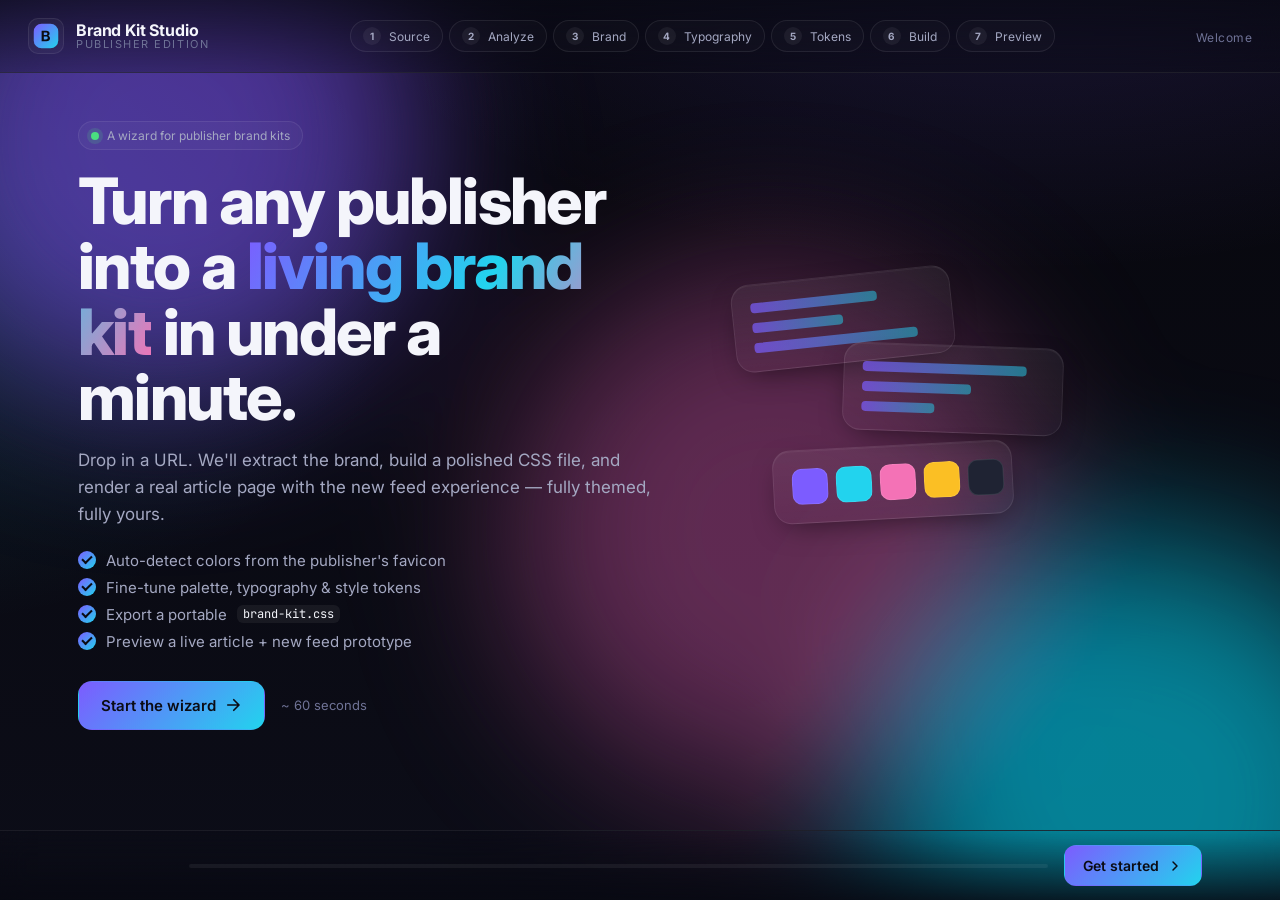
<file: index.html>
<!doctype html>
<html lang="en">
  <head>
    <meta charset="utf-8" />
    <meta name="viewport" content="width=device-width, initial-scale=1" />
    <title>Brand Kit Studio — generate a publisher CSS kit & live article preview</title>
    <meta
      name="description"
      content="Turn any publisher URL into a polished brand kit, a portable CSS file, and a fully styled article prototype with the new feed experience."
    />
    <link rel="preconnect" href="https://fonts.googleapis.com" />
    <link rel="preconnect" href="https://fonts.gstatic.com" crossorigin />
    <link
      href="https://fonts.googleapis.com/css2?family=Inter:wght@400;500;600;700;800&family=Playfair+Display:wght@600;700;800&family=Fraunces:wght@600;700;800&family=Source+Serif+4:wght@500;600;700&family=Merriweather:wght@700;800&family=DM+Serif+Display&family=Space+Grotesk:wght@500;600;700&family=Manrope:wght@500;600;700&family=Work+Sans:wght@500;600;700&family=IBM+Plex+Sans:wght@500;600;700&family=Lora:wght@500;600;700&family=JetBrains+Mono:wght@500;600&display=swap"
      rel="stylesheet"
    />
    <link rel="stylesheet" href="./styles.css" />
  </head>
  <body>
    <div class="aurora" aria-hidden="true">
      <span class="aurora__blob aurora__blob--a"></span>
      <span class="aurora__blob aurora__blob--b"></span>
      <span class="aurora__blob aurora__blob--c"></span>
    </div>

    <header class="topbar" role="banner">
      <div class="brand">
        <span class="brand__mark" aria-hidden="true">
          <svg viewBox="0 0 32 32" width="28" height="28">
            <defs>
              <linearGradient id="bk-mark" x1="0" x2="1" y1="0" y2="1">
                <stop offset="0" stop-color="#7c5cff" />
                <stop offset="1" stop-color="#22d3ee" />
              </linearGradient>
            </defs>
            <rect x="2" y="2" width="28" height="28" rx="9" fill="url(#bk-mark)" />
            <path
              d="M11 22V10h5.2c2.4 0 3.9 1.2 3.9 3.1 0 1.3-.7 2.2-1.9 2.6 1.5.3 2.4 1.4 2.4 2.9 0 2-1.6 3.4-4.1 3.4H11Zm2.5-7.2h2.3c1.1 0 1.8-.5 1.8-1.4 0-.9-.7-1.4-1.8-1.4h-2.3v2.8Zm0 5.1h2.5c1.2 0 2-.6 2-1.6s-.7-1.6-2-1.6h-2.5v3.2Z"
              fill="#0b0c14"
            />
          </svg>
        </span>
        <div class="brand__text">
          <span class="brand__title">Brand Kit Studio</span>
          <span class="brand__sub">Publisher edition</span>
        </div>
      </div>
      <nav class="stepper" aria-label="Progress">
        <ol id="stepper" class="stepper__list"></ol>
      </nav>
      <div class="topbar__meta">
        <span id="step-counter" class="step-counter" aria-live="polite">Step 1 of 7</span>
      </div>
    </header>

    <main id="wizard" class="wizard" role="main" aria-live="polite"></main>

    <footer class="footer" role="contentinfo">
      <div class="footer__nav">
        <button id="btn-back" class="btn btn--ghost" type="button">
          <svg width="16" height="16" viewBox="0 0 24 24" fill="none" stroke="currentColor" stroke-width="2.2" stroke-linecap="round" stroke-linejoin="round"><path d="M15 18l-6-6 6-6"/></svg>
          Back
        </button>
        <div class="footer__progress">
          <span class="progress" aria-hidden="true"><span id="progress-bar" class="progress__bar"></span></span>
        </div>
        <button id="btn-next" class="btn btn--primary" type="button">
          <span id="btn-next-label">Continue</span>
          <svg width="16" height="16" viewBox="0 0 24 24" fill="none" stroke="currentColor" stroke-width="2.2" stroke-linecap="round" stroke-linejoin="round"><path d="M9 18l6-6-6-6"/></svg>
        </button>
      </div>
    </footer>

    <!-- Step templates -->
    <template id="tpl-welcome">
      <section class="step step--welcome" data-step="welcome">
        <div class="hero">
          <div class="hero__eyebrow">
            <span class="dot"></span> A wizard for publisher brand kits
          </div>
          <h1 class="hero__title">
            Turn any publisher into a
            <span class="grad">living brand kit</span>
            in under a minute.
          </h1>
          <p class="hero__lede">
            Drop in a URL. We'll extract the brand, build a polished CSS file, and render a real
            article page with the new feed experience — fully themed, fully yours.
          </p>
          <ul class="hero__bullets">
            <li><span class="check"></span> Auto-detect colors from the publisher's favicon</li>
            <li><span class="check"></span> Fine-tune palette, typography & style tokens</li>
            <li><span class="check"></span> Export a portable <code>brand-kit.css</code></li>
            <li><span class="check"></span> Preview a live article + new feed prototype</li>
          </ul>
          <div class="hero__cta">
            <button class="btn btn--primary btn--lg" data-action="start">
              Start the wizard
              <svg width="18" height="18" viewBox="0 0 24 24" fill="none" stroke="currentColor" stroke-width="2.2" stroke-linecap="round" stroke-linejoin="round"><path d="M5 12h14M13 5l7 7-7 7"/></svg>
            </button>
            <span class="hero__time">~ 60 seconds</span>
          </div>
        </div>
        <div class="hero__visual" aria-hidden="true">
          <div class="card-stack">
            <div class="card-mini card-mini--1">
              <span class="bar bar--w70"></span>
              <span class="bar bar--w50"></span>
              <span class="bar bar--w90"></span>
            </div>
            <div class="card-mini card-mini--2">
              <span class="bar bar--w90"></span>
              <span class="bar bar--w60"></span>
              <span class="bar bar--w40"></span>
            </div>
            <div class="card-mini card-mini--3">
              <div class="palette-mini">
                <span></span><span></span><span></span><span></span><span></span>
              </div>
            </div>
          </div>
        </div>
      </section>
    </template>

    <template id="tpl-url">
      <section class="step" data-step="url">
        <header class="step__head">
          <span class="step__kicker">Step 1 — Source</span>
          <h2 class="step__title">Which publisher are we kitting out?</h2>
          <p class="step__sub">
            Paste any publisher URL. We'll fetch the favicon, sample its colors, and use the
            domain as the working brand name. You can adjust everything in the next step.
          </p>
        </header>
        <div class="form">
          <label class="field">
            <span class="field__label">Publisher URL</span>
            <div class="field__input field__input--with-prefix">
              <span class="field__prefix">https://</span>
              <input
                id="input-url"
                type="text"
                placeholder="www.theverge.com"
                autocomplete="off"
                spellcheck="false"
                autofocus
              />
            </div>
            <span id="url-error" class="field__error"></span>
          </label>
          <div class="examples">
            <span class="examples__label">Try one:</span>
            <button class="chip" data-example="www.theverge.com">The Verge</button>
            <button class="chip" data-example="www.nytimes.com">NYT</button>
            <button class="chip" data-example="www.bbc.com">BBC</button>
            <button class="chip" data-example="techcrunch.com">TechCrunch</button>
            <button class="chip" data-example="www.economist.com">The Economist</button>
          </div>
        </div>
      </section>
    </template>

    <template id="tpl-analyzing">
      <section class="step step--center" data-step="analyzing">
        <div class="loader">
          <div class="loader__art loader__art--scan">
            <svg viewBox="0 0 200 200" width="200" height="200" aria-hidden="true">
              <defs>
                <linearGradient id="scan-grad" x1="0" x2="1" y1="0" y2="1">
                  <stop offset="0" stop-color="var(--accent-1)" />
                  <stop offset="1" stop-color="var(--accent-2)" />
                </linearGradient>
                <radialGradient id="scan-globe" cx="50%" cy="50%" r="50%">
                  <stop offset="0" stop-color="rgba(255,255,255,.18)" />
                  <stop offset="1" stop-color="rgba(255,255,255,0)" />
                </radialGradient>
              </defs>
              <circle cx="100" cy="100" r="62" fill="url(#scan-globe)" stroke="rgba(255,255,255,.18)" stroke-width="1.2"/>
              <ellipse cx="100" cy="100" rx="62" ry="22" fill="none" stroke="rgba(255,255,255,.18)" stroke-width="1.2"/>
              <ellipse cx="100" cy="100" rx="22" ry="62" fill="none" stroke="rgba(255,255,255,.18)" stroke-width="1.2"/>
              <g class="scan__lens">
                <circle cx="0" cy="0" r="22" fill="none" stroke="url(#scan-grad)" stroke-width="3"/>
                <line x1="16" y1="16" x2="32" y2="32" stroke="url(#scan-grad)" stroke-width="3" stroke-linecap="round"/>
                <circle cx="0" cy="0" r="22" fill="rgba(124,92,255,.08)"/>
              </g>
              <g class="scan__sparks">
                <circle cx="60" cy="50" r="2" fill="var(--accent-1)"/>
                <circle cx="150" cy="80" r="2" fill="var(--accent-2)"/>
                <circle cx="130" cy="150" r="2" fill="#fff"/>
                <circle cx="55" cy="140" r="2" fill="var(--accent-1)"/>
              </g>
            </svg>
          </div>
          <h3 class="loader__title">Analyzing the publisher…</h3>
          <p id="loader-status" class="loader__status">Fetching favicon</p>
          <ul class="checks">
            <li id="check-fetch"><span class="checks__dot"></span> Fetch site icon</li>
            <li id="check-extract"><span class="checks__dot"></span> Sample dominant colors</li>
            <li id="check-tokens"><span class="checks__dot"></span> Build initial brand tokens</li>
          </ul>
        </div>
      </section>
    </template>

    <template id="tpl-brand">
      <section class="step" data-step="brand">
        <header class="step__head">
          <span class="step__kicker">Step 2 — Brand identity</span>
          <h2 class="step__title">Here's what we found. Tweak away.</h2>
          <p class="step__sub">
            Adjust the palette to match the publisher's voice. Each swatch updates the live
            preview on the right.
          </p>
        </header>
        <div class="grid grid--2">
          <div class="form">
            <div class="identity">
              <div class="identity__avatar">
                <img id="brand-favicon" alt="" />
                <span id="brand-monogram" class="identity__monogram"></span>
              </div>
              <label class="field field--inline">
                <span class="field__label">Publisher name</span>
                <div class="field__input">
                  <input id="input-name" type="text" autocomplete="off" />
                </div>
              </label>
            </div>
            <div class="palette" id="palette"></div>
          </div>
          <aside class="preview-card" aria-label="Live preview">
            <div class="preview-card__chrome">
              <span></span><span></span><span></span>
            </div>
            <div class="preview-card__body" id="brand-preview"></div>
          </aside>
        </div>
      </section>
    </template>

    <template id="tpl-typography">
      <section class="step" data-step="typography">
        <header class="step__head">
          <span class="step__kicker">Step 3 — Typography</span>
          <h2 class="step__title">Pick a voice for headlines &amp; body.</h2>
          <p class="step__sub">
            Pair a display face with a readable body face. Hover any combo to preview it
            instantly.
          </p>
        </header>
        <div class="type-grid" id="type-grid"></div>
      </section>
    </template>

    <template id="tpl-tokens">
      <section class="step" data-step="tokens">
        <header class="step__head">
          <span class="step__kicker">Step 4 — Style tokens</span>
          <h2 class="step__title">Set the rhythm.</h2>
          <p class="step__sub">
            Roundness and density define how the brand feels. Pick what fits the publisher's
            personality.
          </p>
        </header>
        <div class="form">
          <div class="token-group">
            <span class="token-group__label">Corner radius</span>
            <div class="seg" data-token="radius">
              <button data-value="sharp"><span class="swatch-radius swatch-radius--sharp"></span><span>Sharp</span></button>
              <button data-value="soft"><span class="swatch-radius swatch-radius--soft"></span><span>Soft</span></button>
              <button data-value="rounded"><span class="swatch-radius swatch-radius--rounded"></span><span>Rounded</span></button>
              <button data-value="pill"><span class="swatch-radius swatch-radius--pill"></span><span>Pill</span></button>
            </div>
          </div>
          <div class="token-group">
            <span class="token-group__label">Density</span>
            <div class="seg" data-token="density">
              <button data-value="compact"><span>Compact</span></button>
              <button data-value="comfortable"><span>Comfortable</span></button>
              <button data-value="spacious"><span>Spacious</span></button>
            </div>
          </div>
          <div class="token-group">
            <span class="token-group__label">Mood</span>
            <div class="seg" data-token="mood">
              <button data-value="light"><span>Light</span></button>
              <button data-value="dark"><span>Dark</span></button>
            </div>
          </div>
        </div>
      </section>
    </template>

    <template id="tpl-generating">
      <section class="step step--center" data-step="generating">
        <div class="loader">
          <div class="loader__art loader__art--mix">
            <svg viewBox="0 0 220 220" width="220" height="220" aria-hidden="true">
              <defs>
                <linearGradient id="beaker-grad" x1="0" x2="0" y1="0" y2="1">
                  <stop offset="0" stop-color="var(--accent-1)"/>
                  <stop offset="1" stop-color="var(--accent-2)"/>
                </linearGradient>
              </defs>
              <g class="mix__drops">
                <circle class="drop drop--1" cx="80" cy="20" r="6"/>
                <circle class="drop drop--2" cx="110" cy="20" r="6"/>
                <circle class="drop drop--3" cx="140" cy="20" r="6"/>
              </g>
              <path d="M70 90 L70 70 L150 70 L150 90 L180 170 Q180 195 155 195 L65 195 Q40 195 40 170 Z"
                    fill="rgba(255,255,255,.04)" stroke="rgba(255,255,255,.35)" stroke-width="2.5" stroke-linejoin="round"/>
              <clipPath id="beaker-clip">
                <path d="M70 90 L70 72 L150 72 L150 90 L178 168 Q178 192 155 192 L65 192 Q42 192 42 168 Z"/>
              </clipPath>
              <g clip-path="url(#beaker-clip)">
                <rect class="mix__liquid" x="0" y="120" width="220" height="120" fill="url(#beaker-grad)"/>
                <path class="mix__wave" d="M0 130 Q 30 120 60 130 T 120 130 T 180 130 T 240 130 V 220 H 0 Z" fill="url(#beaker-grad)" opacity=".7"/>
              </g>
            </svg>
          </div>
          <h3 class="loader__title">Mixing your brand kit…</h3>
          <p id="gen-status" class="loader__status">Compiling tokens</p>
          <ul class="checks">
            <li id="check-css"><span class="checks__dot"></span> Compile CSS variables</li>
            <li id="check-components"><span class="checks__dot"></span> Style components</li>
            <li id="check-prototype"><span class="checks__dot"></span> Render article prototype</li>
          </ul>
        </div>
      </section>
    </template>

    <template id="tpl-preview">
      <section class="step step--full" data-step="preview">
        <header class="step__head step__head--row">
          <div>
            <span class="step__kicker">Step 5 — Preview &amp; export</span>
            <h2 class="step__title">Your brand kit is ready.</h2>
            <p class="step__sub">
              The article below is a live HTML prototype with the new feed experience, styled by
              your generated CSS. Toggle device sizes and download the kit when you're happy.
            </p>
          </div>
          <div class="preview-actions">
            <div class="seg seg--sm" id="device-toggle">
              <button data-device="desktop" aria-pressed="true">Desktop</button>
              <button data-device="tablet">Tablet</button>
              <button data-device="mobile">Mobile</button>
            </div>
            <button id="btn-download-css" class="btn btn--primary">
              <svg width="16" height="16" viewBox="0 0 24 24" fill="none" stroke="currentColor" stroke-width="2.2" stroke-linecap="round" stroke-linejoin="round"><path d="M21 15v4a2 2 0 0 1-2 2H5a2 2 0 0 1-2-2v-4M7 10l5 5 5-5M12 15V3"/></svg>
              Download CSS
            </button>
            <button id="btn-download-html" class="btn btn--ghost">
              <svg width="16" height="16" viewBox="0 0 24 24" fill="none" stroke="currentColor" stroke-width="2.2" stroke-linecap="round" stroke-linejoin="round"><path d="M14 2H6a2 2 0 0 0-2 2v16a2 2 0 0 0 2 2h12a2 2 0 0 0 2-2V8z"/><polyline points="14 2 14 8 20 8"/></svg>
              Download HTML
            </button>
            <button id="btn-copy-css" class="btn btn--ghost" title="Copy the generated CSS to your clipboard">
              <svg width="16" height="16" viewBox="0 0 24 24" fill="none" stroke="currentColor" stroke-width="2.2" stroke-linecap="round" stroke-linejoin="round"><rect x="9" y="9" width="13" height="13" rx="2" ry="2"/><path d="M5 15H4a2 2 0 0 1-2-2V4a2 2 0 0 1 2-2h9a2 2 0 0 1 2 2v1"/></svg>
              Copy CSS
            </button>
          </div>
        </header>
        <div class="device" id="device-frame">
          <iframe id="prototype-frame" title="Article prototype" sandbox="allow-same-origin allow-scripts"></iframe>
        </div>
        <details class="code-drawer">
          <summary>Peek at the generated CSS</summary>
          <pre><code id="css-output"></code></pre>
        </details>
      </section>
    </template>

    <div id="toast" class="toast" role="status" aria-live="polite"></div>

    <script src="./app.js" type="module"></script>
  </body>
</html>
</file>
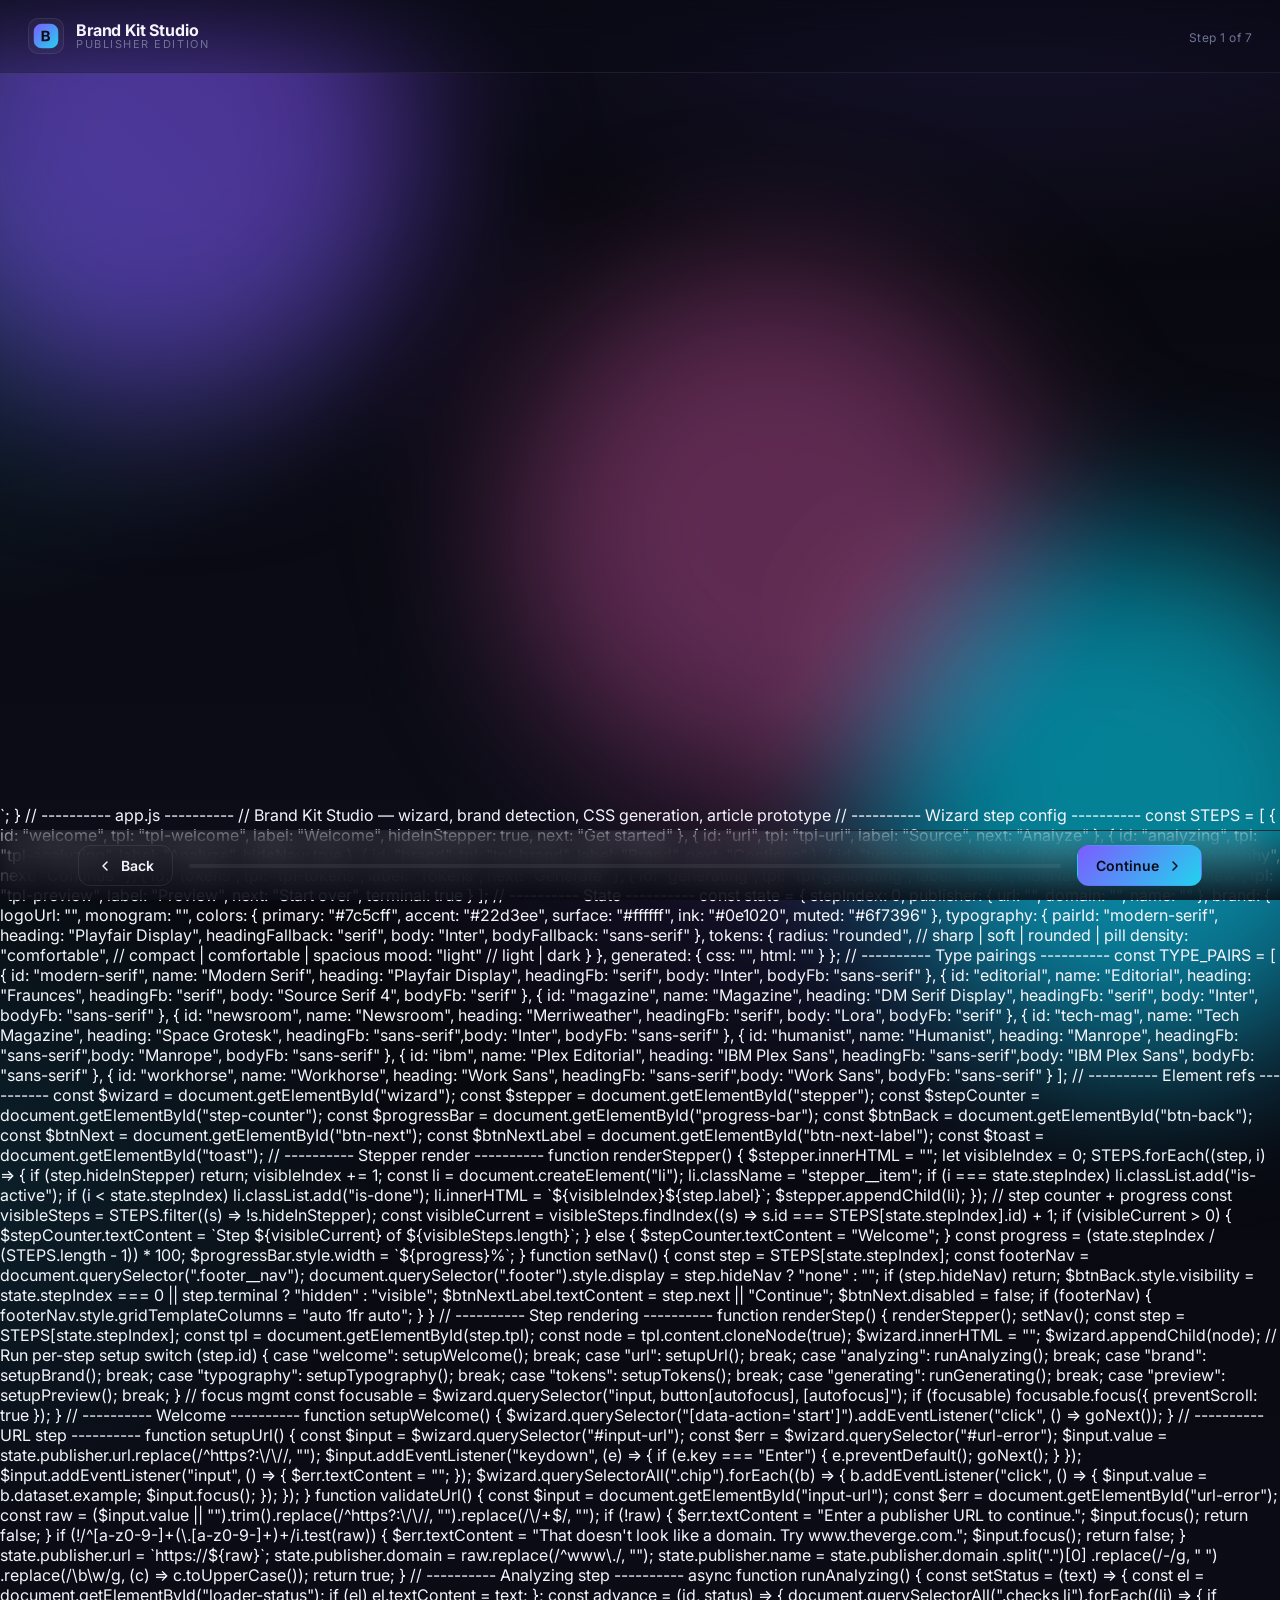
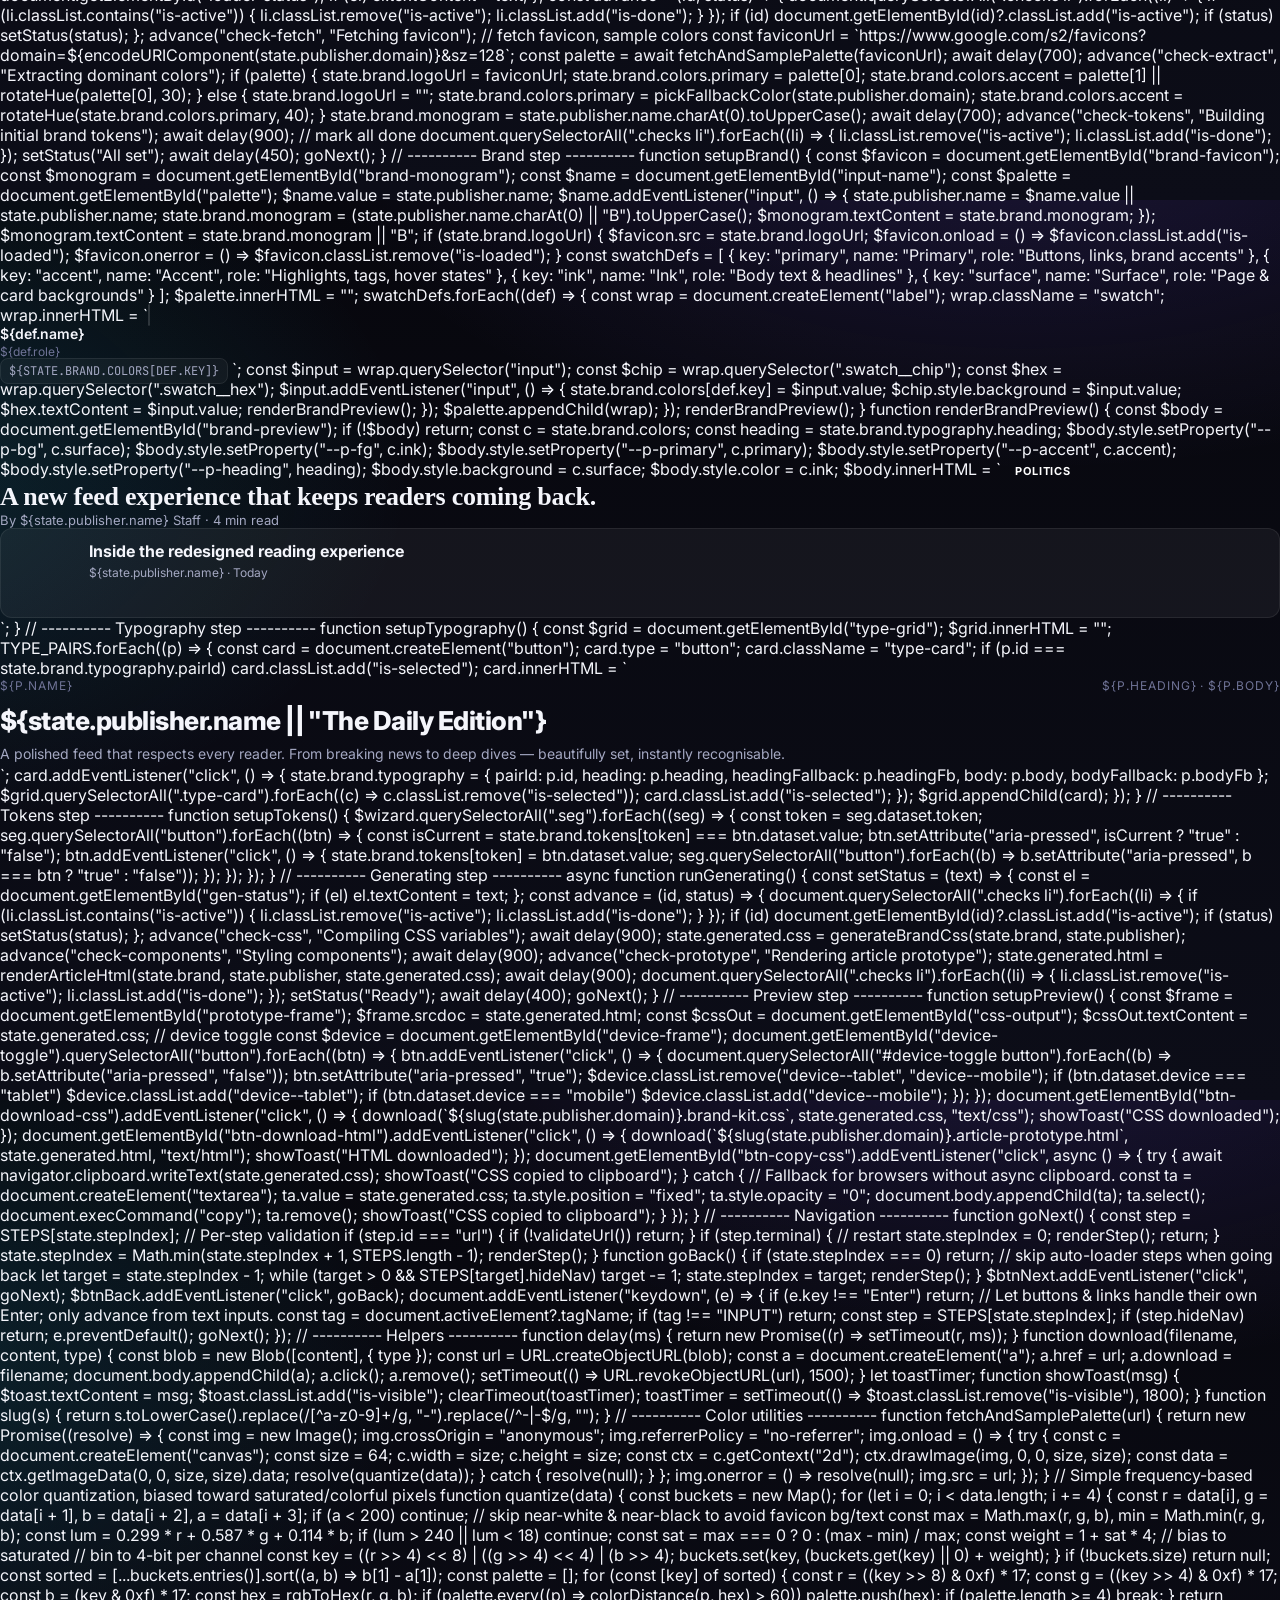
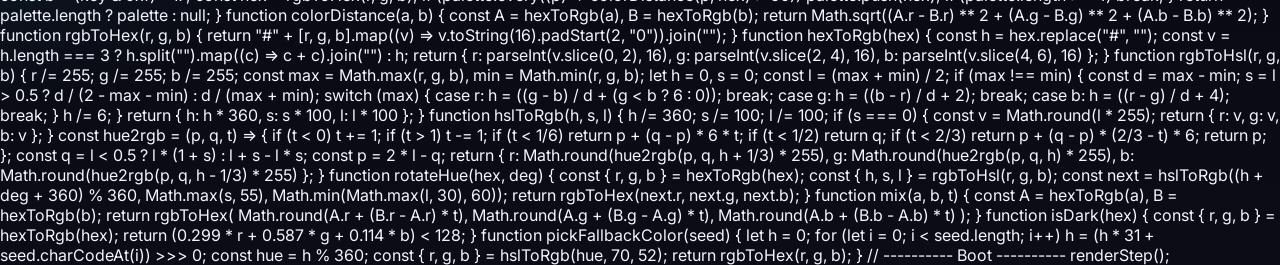
<file: studio.html>
<!doctype html>
<html lang="en">
  <head>
    <meta charset="utf-8" />
    <meta name="viewport" content="width=device-width, initial-scale=1" />
    <title>Brand Kit Studio — generate a publisher CSS kit & live article preview</title>
    <meta
      name="description"
      content="Turn any publisher URL into a polished brand kit, a portable CSS file, and a fully styled article prototype with the new feed experience."
    />
    <link rel="preconnect" href="https://fonts.googleapis.com" />
    <link rel="preconnect" href="https://fonts.gstatic.com" crossorigin />
    <link
      href="https://fonts.googleapis.com/css2?family=Inter:wght@400;500;600;700;800&family=Playfair+Display:wght@600;700;800&family=Fraunces:wght@600;700;800&family=Source+Serif+4:wght@500;600;700&family=Merriweather:wght@700;800&family=DM+Serif+Display&family=Space+Grotesk:wght@500;600;700&family=Manrope:wght@500;600;700&family=Work+Sans:wght@500;600;700&family=IBM+Plex+Sans:wght@500;600;700&family=Lora:wght@500;600;700&family=JetBrains+Mono:wght@500;600&display=swap"
      rel="stylesheet"
    />
    <style>
/* ---------- Tokens ---------- */
:root {
  --bg-0: #07070d;
  --bg-1: #0c0d18;
  --bg-2: #11132166;
  --line: rgba(255, 255, 255, 0.08);
  --line-strong: rgba(255, 255, 255, 0.18);
  --text: #f4f5fb;
  --text-dim: #a4a8c2;
  --text-faint: #6f7396;
  --accent-1: #7c5cff;
  --accent-2: #22d3ee;
  --accent-3: #f472b6;
  --success: #4ade80;
  --danger: #f87171;
  --radius-sm: 10px;
  --radius: 14px;
  --radius-lg: 22px;
  --shadow-1: 0 1px 0 rgba(255, 255, 255, 0.05) inset, 0 10px 30px -12px rgba(0, 0, 0, 0.6);
  --shadow-2: 0 30px 80px -30px rgba(124, 92, 255, 0.45);
  --ease: cubic-bezier(0.4, 0, 0.2, 1);
  --ease-out: cubic-bezier(0.22, 1, 0.36, 1);
}

* {
  box-sizing: border-box;
}

html,
body {
  height: 100%;
}

body {
  margin: 0;
  font-family: "Inter", system-ui, -apple-system, "Segoe UI", Roboto, sans-serif;
  background: radial-gradient(1200px 600px at 80% -10%, rgba(124, 92, 255, 0.18), transparent 60%),
    radial-gradient(900px 600px at -10% 30%, rgba(34, 211, 238, 0.14), transparent 60%),
    linear-gradient(180deg, var(--bg-0), var(--bg-1));
  color: var(--text);
  -webkit-font-smoothing: antialiased;
  text-rendering: optimizeLegibility;
  overflow-x: hidden;
}

button {
  font-family: inherit;
}

code,
pre {
  font-family: "JetBrains Mono", ui-monospace, SFMono-Regular, Menlo, monospace;
}

/* ---------- Aurora background ---------- */
.aurora {
  position: fixed;
  inset: 0;
  z-index: -1;
  filter: blur(80px) saturate(140%);
  pointer-events: none;
}
.aurora__blob {
  position: absolute;
  width: 520px;
  height: 520px;
  border-radius: 50%;
  opacity: 0.55;
  mix-blend-mode: screen;
  animation: drift 22s var(--ease) infinite alternate;
}
.aurora__blob--a { background: #7c5cff; top: -120px; left: -100px; animation-delay: -4s; }
.aurora__blob--b { background: #22d3ee; bottom: -160px; right: -120px; animation-delay: -10s; }
.aurora__blob--c { background: #f472b6; top: 30%; left: 40%; opacity: 0.35; animation-delay: -14s; }
@keyframes drift {
  0%   { transform: translate3d(0, 0, 0) scale(1); }
  50%  { transform: translate3d(40px, -30px, 0) scale(1.08); }
  100% { transform: translate3d(-30px, 40px, 0) scale(0.96); }
}

/* ---------- Layout ---------- */
.topbar {
  position: sticky;
  top: 0;
  z-index: 20;
  display: grid;
  grid-template-columns: auto 1fr auto;
  align-items: center;
  gap: 24px;
  padding: 18px 28px;
  backdrop-filter: blur(18px);
  background: linear-gradient(180deg, rgba(8, 9, 18, 0.7), rgba(8, 9, 18, 0.3));
  border-bottom: 1px solid var(--line);
}

.brand {
  display: flex;
  align-items: center;
  gap: 12px;
}
.brand__mark {
  display: inline-grid;
  place-items: center;
  width: 36px;
  height: 36px;
  border-radius: 10px;
  background: rgba(255, 255, 255, 0.04);
  border: 1px solid var(--line);
}
.brand__text { display: flex; flex-direction: column; line-height: 1.05; }
.brand__title { font-weight: 700; letter-spacing: -0.01em; }
.brand__sub { font-size: 11px; color: var(--text-faint); text-transform: uppercase; letter-spacing: 0.14em; }

.stepper__list {
  list-style: none;
  display: flex;
  gap: 6px;
  margin: 0;
  padding: 0;
  justify-content: center;
  flex-wrap: wrap;
}
.stepper__item {
  display: flex;
  align-items: center;
  gap: 8px;
  padding: 6px 12px;
  border-radius: 999px;
  font-size: 12px;
  color: var(--text-dim);
  background: rgba(255, 255, 255, 0.02);
  border: 1px solid var(--line);
  transition: all 0.4s var(--ease);
}
.stepper__item .num {
  width: 18px;
  height: 18px;
  border-radius: 999px;
  background: rgba(255, 255, 255, 0.06);
  display: inline-grid;
  place-items: center;
  font-size: 10px;
  font-weight: 700;
  color: var(--text-dim);
}
.stepper__item.is-active {
  color: var(--text);
  background: linear-gradient(180deg, rgba(124, 92, 255, 0.18), rgba(34, 211, 238, 0.1));
  border-color: rgba(124, 92, 255, 0.4);
  box-shadow: 0 0 0 4px rgba(124, 92, 255, 0.08);
}
.stepper__item.is-active .num {
  background: linear-gradient(135deg, var(--accent-1), var(--accent-2));
  color: #0b0c14;
}
.stepper__item.is-done { color: var(--text-dim); }
.stepper__item.is-done .num { background: rgba(74, 222, 128, 0.18); color: var(--success); }

.step-counter {
  font-size: 12px;
  color: var(--text-faint);
  letter-spacing: 0.04em;
}

.wizard {
  max-width: 1180px;
  margin: 0 auto;
  padding: 48px 28px 140px;
  min-height: calc(100vh - 76px - 92px);
}

/* ---------- Step base ---------- */
.step {
  animation: stepIn 0.5s var(--ease-out) both;
}
.step--center {
  display: grid;
  place-items: center;
  min-height: 60vh;
}
.step--full {
  max-width: none;
}
@keyframes stepIn {
  from { opacity: 0; transform: translateY(12px); }
  to   { opacity: 1; transform: translateY(0); }
}

.step__head {
  margin-bottom: 28px;
}
.step__head--row {
  display: flex;
  flex-wrap: wrap;
  gap: 20px;
  justify-content: space-between;
  align-items: flex-end;
}
.step__kicker {
  display: inline-block;
  font-size: 11px;
  letter-spacing: 0.16em;
  text-transform: uppercase;
  color: var(--accent-2);
  margin-bottom: 10px;
}
.step__title {
  font-size: clamp(28px, 3.4vw, 40px);
  font-weight: 800;
  letter-spacing: -0.02em;
  line-height: 1.1;
  margin: 0 0 10px;
}
.step__sub {
  color: var(--text-dim);
  max-width: 64ch;
  font-size: 15px;
  line-height: 1.55;
  margin: 0;
}

/* ---------- Welcome / Hero ---------- */
.step--welcome {
  display: grid;
  grid-template-columns: 1.2fr 1fr;
  gap: 48px;
  align-items: center;
  min-height: 60vh;
}
@media (max-width: 880px) {
  .step--welcome { grid-template-columns: 1fr; }
}

.hero__eyebrow {
  display: inline-flex;
  gap: 8px;
  align-items: center;
  font-size: 12px;
  color: var(--text-dim);
  padding: 6px 12px;
  border-radius: 999px;
  border: 1px solid var(--line);
  background: rgba(255, 255, 255, 0.03);
  margin-bottom: 18px;
}
.hero__eyebrow .dot {
  width: 8px; height: 8px; border-radius: 999px;
  background: var(--success);
  box-shadow: 0 0 0 4px rgba(74, 222, 128, 0.16);
}
.hero__title {
  font-size: clamp(36px, 5.2vw, 64px);
  font-weight: 800;
  letter-spacing: -0.025em;
  line-height: 1.02;
  margin: 0 0 18px;
}
.grad {
  background: linear-gradient(120deg, var(--accent-1), var(--accent-2) 60%, var(--accent-3));
  -webkit-background-clip: text;
  background-clip: text;
  color: transparent;
}
.hero__lede {
  color: var(--text-dim);
  font-size: 17px;
  line-height: 1.6;
  margin: 0 0 22px;
  max-width: 56ch;
}
.hero__bullets {
  list-style: none;
  margin: 0 0 30px;
  padding: 0;
  display: grid;
  gap: 8px;
  color: var(--text-dim);
  font-size: 15px;
}
.hero__bullets li { display: flex; gap: 10px; align-items: center; }
.check {
  width: 18px; height: 18px;
  border-radius: 999px;
  display: inline-grid; place-items: center;
  background: linear-gradient(135deg, var(--accent-1), var(--accent-2));
  position: relative;
  flex: 0 0 18px;
}
.check::after {
  content: "";
  width: 8px; height: 4px;
  border-left: 2px solid #0b0c14;
  border-bottom: 2px solid #0b0c14;
  transform: rotate(-45deg) translate(1px, -1px);
}
.hero__cta { display: flex; gap: 16px; align-items: center; flex-wrap: wrap; }
.hero__time { color: var(--text-faint); font-size: 13px; }
code { background: rgba(255,255,255,.06); padding: 1px 6px; border-radius: 6px; font-size: 12px; color: var(--text); }

.hero__visual {
  position: relative;
  height: 360px;
}
.card-stack { position: relative; width: 100%; height: 100%; perspective: 1200px; }
.card-mini {
  position: absolute;
  width: 220px;
  padding: 18px;
  border-radius: 18px;
  background: linear-gradient(180deg, rgba(255,255,255,.06), rgba(255,255,255,.02));
  border: 1px solid var(--line);
  box-shadow: var(--shadow-1);
  display: flex; flex-direction: column; gap: 10px;
  animation: float 8s var(--ease) infinite alternate;
}
.card-mini--1 { top: 30px; left: 20px; transform: rotate(-6deg); }
.card-mini--2 { top: 100px; left: 130px; animation-delay: -3s; transform: rotate(2deg); }
.card-mini--3 { top: 200px; left: 60px; animation-delay: -5s; transform: rotate(-3deg); width: 240px; }
.bar {
  height: 10px; border-radius: 4px;
  background: linear-gradient(90deg, rgba(124,92,255,.7), rgba(34,211,238,.5));
}
.bar--w90 { width: 90%; } .bar--w70 { width: 70%; } .bar--w60 { width: 60%; } .bar--w50 { width: 50%; } .bar--w40 { width: 40%; }
.palette-mini { display: flex; gap: 8px; }
.palette-mini span {
  width: 36px; height: 36px; border-radius: 10px; flex: 0 0 auto;
  border: 1px solid rgba(255,255,255,.1);
}
.palette-mini span:nth-child(1) { background: #7c5cff; }
.palette-mini span:nth-child(2) { background: #22d3ee; }
.palette-mini span:nth-child(3) { background: #f472b6; }
.palette-mini span:nth-child(4) { background: #fbbf24; }
.palette-mini span:nth-child(5) { background: #1f2333; }
@keyframes float {
  from { transform: translate3d(0,0,0) rotate(var(--r,0deg)); }
  to   { transform: translate3d(0,-12px,0) rotate(var(--r,0deg)); }
}

/* ---------- Buttons ---------- */
.btn {
  --bg: rgba(255,255,255,.04);
  --fg: var(--text);
  --bd: var(--line);
  display: inline-flex;
  align-items: center;
  justify-content: center;
  gap: 8px;
  padding: 11px 18px;
  border-radius: 12px;
  border: 1px solid var(--bd);
  background: var(--bg);
  color: var(--fg);
  font-size: 14px;
  font-weight: 600;
  cursor: pointer;
  transition: transform 0.15s var(--ease), background 0.2s var(--ease), border-color 0.2s var(--ease), opacity 0.2s var(--ease);
}
.btn:hover { background: rgba(255,255,255,.08); }
.btn:active { transform: translateY(1px); }
.btn:disabled { opacity: 0.5; cursor: not-allowed; }
.btn--primary {
  --bg: linear-gradient(135deg, var(--accent-1), var(--accent-2));
  --fg: #0b0c14;
  --bd: transparent;
  box-shadow: var(--shadow-2);
}
.btn--primary:hover { filter: brightness(1.08); background: var(--bg); }
.btn--ghost { --bg: transparent; }
.btn--lg { padding: 14px 22px; font-size: 15px; border-radius: 14px; }

/* ---------- Footer nav ---------- */
.footer {
  position: fixed;
  bottom: 0; left: 0; right: 0;
  z-index: 30;
  background: linear-gradient(180deg, rgba(8,9,18,0.0), rgba(8,9,18,0.85));
  backdrop-filter: blur(14px);
  border-top: 1px solid var(--line);
}
.footer__nav {
  max-width: 1180px;
  margin: 0 auto;
  display: grid;
  grid-template-columns: auto 1fr auto;
  gap: 16px;
  align-items: center;
  padding: 14px 28px;
}
.footer__progress { display: flex; align-items: center; }
.progress {
  display: block;
  height: 4px;
  width: 100%;
  border-radius: 999px;
  background: rgba(255,255,255,.06);
  overflow: hidden;
}
.progress__bar {
  display: block;
  height: 100%;
  width: 0%;
  background: linear-gradient(90deg, var(--accent-1), var(--accent-2));
  transition: width 0.6s var(--ease-out);
}

/* ---------- Forms ---------- */
.form {
  display: grid;
  gap: 18px;
  max-width: 640px;
}
.field { display: grid; gap: 8px; }
.field__label {
  font-size: 12px;
  letter-spacing: 0.06em;
  text-transform: uppercase;
  color: var(--text-faint);
}
.field__input {
  display: flex;
  align-items: center;
  background: rgba(255,255,255,.04);
  border: 1px solid var(--line);
  border-radius: 12px;
  transition: border-color 0.2s var(--ease), background 0.2s var(--ease);
}
.field__input:focus-within {
  border-color: rgba(124, 92, 255, 0.6);
  background: rgba(124, 92, 255, 0.06);
  box-shadow: 0 0 0 4px rgba(124, 92, 255, 0.12);
}
.field__input--with-prefix .field__prefix {
  padding: 0 4px 0 14px;
  color: var(--text-faint);
  font-size: 14px;
}
.field__input input {
  flex: 1;
  background: transparent;
  border: 0;
  outline: 0;
  color: var(--text);
  font-size: 15px;
  padding: 14px 14px 14px 8px;
  font-family: inherit;
}
.field__error { min-height: 16px; color: var(--danger); font-size: 12.5px; }
.field--inline .field__input { background: transparent; border: 0; padding: 0; }
.field--inline .field__input input { padding: 8px 0; font-size: 18px; font-weight: 600; }
.field--inline .field__input:focus-within { box-shadow: none; background: transparent; }

/* ---------- Examples chips ---------- */
.examples { display: flex; gap: 8px; align-items: center; flex-wrap: wrap; }
.examples__label { color: var(--text-faint); font-size: 13px; }
.chip {
  background: rgba(255,255,255,.04);
  border: 1px solid var(--line);
  color: var(--text-dim);
  padding: 7px 12px;
  border-radius: 999px;
  font-size: 13px;
  cursor: pointer;
  transition: all 0.15s var(--ease);
}
.chip:hover { background: rgba(124,92,255,.1); color: var(--text); border-color: rgba(124,92,255,.4); }

/* ---------- Loaders ---------- */
.loader {
  text-align: center;
  display: grid;
  gap: 12px;
  justify-items: center;
}
.loader__art { filter: drop-shadow(0 12px 40px rgba(124,92,255,.35)); }
.loader__title { margin: 8px 0 0; font-size: 22px; font-weight: 700; }
.loader__status {
  margin: 0;
  color: var(--text-dim);
  font-size: 14px;
  min-height: 1.5em;
}

.checks {
  list-style: none;
  margin: 12px 0 0;
  padding: 0;
  display: grid;
  gap: 8px;
  font-size: 14px;
  color: var(--text-dim);
  text-align: left;
}
.checks li { display: flex; gap: 10px; align-items: center; }
.checks__dot {
  width: 14px; height: 14px;
  border-radius: 50%;
  border: 2px solid rgba(255,255,255,.18);
  display: inline-block;
  position: relative;
  transition: all 0.3s var(--ease);
}
.checks li.is-active .checks__dot {
  border-color: var(--accent-2);
  box-shadow: 0 0 0 4px rgba(34, 211, 238, 0.16);
  animation: pulseDot 1s ease-in-out infinite;
}
.checks li.is-done .checks__dot {
  border-color: var(--success);
  background: var(--success);
}
.checks li.is-done .checks__dot::after {
  content: "";
  position: absolute;
  inset: 0;
  margin: auto;
  width: 4px; height: 7px;
  border-right: 2px solid #0b0c14;
  border-bottom: 2px solid #0b0c14;
  transform: translateY(-1px) rotate(45deg);
}
@keyframes pulseDot { 50% { transform: scale(1.18); } }

/* Scan animation */
.scan__lens {
  transform-origin: center;
  transform-box: fill-box;
  animation: scan 3s linear infinite;
}
@keyframes scan {
  0%   { transform: translate(60px, 50px); }
  25%  { transform: translate(140px, 80px); }
  50%  { transform: translate(120px, 150px); }
  75%  { transform: translate(60px, 130px); }
  100% { transform: translate(60px, 50px); }
}
.scan__sparks circle { animation: spark 1.6s ease-in-out infinite; }
.scan__sparks circle:nth-child(2) { animation-delay: -0.4s; }
.scan__sparks circle:nth-child(3) { animation-delay: -0.8s; }
.scan__sparks circle:nth-child(4) { animation-delay: -1.2s; }
@keyframes spark {
  0%, 100% { opacity: 0; transform: scale(0.4); }
  50% { opacity: 1; transform: scale(1.4); }
}

/* Mix animation */
.mix__drops .drop {
  fill: var(--accent-1);
  animation: drop 1.4s var(--ease-out) infinite;
  transform-box: fill-box;
  transform-origin: center;
}
.mix__drops .drop--2 { fill: var(--accent-2); animation-delay: -0.45s; }
.mix__drops .drop--3 { fill: var(--accent-3); animation-delay: -0.9s; }
@keyframes drop {
  0%   { transform: translateY(0); opacity: 0; }
  20%  { opacity: 1; }
  70%  { transform: translateY(80px); opacity: 1; }
  100% { transform: translateY(95px); opacity: 0; }
}
.mix__wave {
  animation: wave 2.6s ease-in-out infinite;
  transform-box: fill-box;
}
@keyframes wave {
  0%, 100% { transform: translateX(0); }
  50%      { transform: translateX(-30px); }
}

/* ---------- Brand identity step ---------- */
.grid { display: grid; gap: 28px; }
.grid--2 { grid-template-columns: 1fr 1fr; }
@media (max-width: 880px) { .grid--2 { grid-template-columns: 1fr; } }

.identity {
  display: grid;
  grid-template-columns: auto 1fr;
  align-items: center;
  gap: 18px;
  margin-bottom: 12px;
}
.identity__avatar {
  position: relative;
  width: 64px; height: 64px;
  border-radius: 18px;
  display: grid;
  place-items: center;
  background: linear-gradient(135deg, rgba(124,92,255,.25), rgba(34,211,238,.18));
  border: 1px solid var(--line);
  overflow: hidden;
}
.identity__avatar img { width: 36px; height: 36px; object-fit: contain; display: none; }
.identity__avatar img.is-loaded { display: block; }
.identity__avatar img.is-loaded ~ .identity__monogram { display: none; }
.identity__monogram {
  font-size: 24px; font-weight: 800; letter-spacing: -0.02em;
  color: var(--text);
}

.palette {
  display: grid;
  grid-template-columns: repeat(2, 1fr);
  gap: 14px;
}
@media (max-width: 540px) { .palette { grid-template-columns: 1fr; } }

.swatch {
  display: grid;
  grid-template-columns: 56px 1fr auto;
  align-items: center;
  gap: 12px;
  padding: 12px;
  border: 1px solid var(--line);
  border-radius: 14px;
  background: rgba(255,255,255,.02);
  transition: border-color 0.2s var(--ease);
}
.swatch:focus-within { border-color: rgba(124, 92, 255, 0.5); }
.swatch__chip {
  width: 56px; height: 56px;
  border-radius: 10px;
  border: 1px solid rgba(255,255,255,.15);
  position: relative;
  overflow: hidden;
}
.swatch__chip input[type="color"] {
  position: absolute;
  inset: 0;
  width: 100%; height: 100%;
  border: 0; padding: 0; background: transparent;
  cursor: pointer;
  opacity: 0; /* color shown via background of parent */
}
.swatch__meta { display: flex; flex-direction: column; gap: 2px; min-width: 0; }
.swatch__name { font-weight: 600; font-size: 14px; }
.swatch__role { color: var(--text-faint); font-size: 12px; }
.swatch__hex {
  font-family: "JetBrains Mono", ui-monospace, monospace;
  font-size: 12px;
  color: var(--text-dim);
  background: rgba(255,255,255,.04);
  border: 1px solid var(--line);
  padding: 4px 8px;
  border-radius: 8px;
  text-transform: uppercase;
}

/* Preview card */
.preview-card {
  border: 1px solid var(--line);
  border-radius: 18px;
  overflow: hidden;
  background: rgba(255,255,255,.02);
  position: sticky;
  top: 92px;
}
.preview-card__chrome {
  display: flex; gap: 6px; padding: 10px 14px;
  border-bottom: 1px solid var(--line);
  background: rgba(255,255,255,.02);
}
.preview-card__chrome span {
  width: 10px; height: 10px; border-radius: 999px;
  background: rgba(255,255,255,.12);
}
.preview-card__chrome span:nth-child(1) { background: #ff5f57; }
.preview-card__chrome span:nth-child(2) { background: #febc2e; }
.preview-card__chrome span:nth-child(3) { background: #28c840; }
.preview-card__body {
  padding: 22px;
  min-height: 320px;
  display: grid;
  gap: 14px;
  --p-bg: #0e1020;
  --p-fg: #f4f5fb;
  --p-primary: #7c5cff;
  --p-accent: #22d3ee;
  background: var(--p-bg);
  color: var(--p-fg);
}
.pv-tag {
  display: inline-flex;
  background: var(--p-primary);
  color: #fff;
  padding: 4px 10px;
  border-radius: 999px;
  font-size: 11px;
  font-weight: 700;
  letter-spacing: 0.08em;
  text-transform: uppercase;
  width: max-content;
}
.pv-title {
  font-family: var(--p-heading, "Playfair Display"), serif;
  font-size: 26px;
  font-weight: 800;
  line-height: 1.15;
  letter-spacing: -0.01em;
  margin: 0;
}
.pv-byline { color: var(--text-dim); font-size: 13px; }
.pv-card {
  display: grid;
  grid-template-columns: 64px 1fr;
  gap: 12px;
  padding: 12px;
  border-radius: 12px;
  background: rgba(255,255,255,.05);
  border: 1px solid rgba(255,255,255,.08);
}
.pv-card__thumb {
  height: 64px;
  border-radius: 8px;
  background: linear-gradient(135deg, var(--p-primary), var(--p-accent));
}
.pv-card__title { font-weight: 700; line-height: 1.25; }
.pv-card__meta { font-size: 12px; color: var(--text-dim); margin-top: 4px; }

/* ---------- Typography step ---------- */
.type-grid {
  display: grid;
  grid-template-columns: repeat(auto-fill, minmax(280px, 1fr));
  gap: 16px;
}
.type-card {
  border: 1px solid var(--line);
  border-radius: 16px;
  padding: 20px;
  background: rgba(255,255,255,.02);
  cursor: pointer;
  transition: all 0.2s var(--ease);
  text-align: left;
  color: inherit;
  font-family: inherit;
}
.type-card:hover { border-color: rgba(124, 92, 255, 0.45); transform: translateY(-2px); }
.type-card.is-selected {
  border-color: var(--accent-1);
  background: linear-gradient(180deg, rgba(124,92,255,.12), rgba(34,211,238,.04));
  box-shadow: 0 0 0 4px rgba(124, 92, 255, 0.14);
}
.type-card__name {
  display: flex; justify-content: space-between; align-items: center;
  font-size: 12px; color: var(--text-faint); text-transform: uppercase; letter-spacing: 0.08em;
  margin-bottom: 14px;
}
.type-card__heading {
  font-size: 26px; font-weight: 800; letter-spacing: -0.02em; line-height: 1.1; margin-bottom: 8px;
}
.type-card__body { font-size: 14px; color: var(--text-dim); line-height: 1.55; }

/* ---------- Tokens step ---------- */
.token-group { display: grid; gap: 10px; }
.token-group__label {
  font-size: 12px;
  letter-spacing: 0.06em;
  text-transform: uppercase;
  color: var(--text-faint);
}
.seg {
  display: inline-flex;
  flex-wrap: wrap;
  gap: 4px;
  background: rgba(255,255,255,.04);
  border: 1px solid var(--line);
  border-radius: 14px;
  padding: 4px;
}
.seg button {
  background: transparent;
  border: 0;
  color: var(--text-dim);
  padding: 8px 14px;
  border-radius: 10px;
  cursor: pointer;
  font-size: 14px;
  font-weight: 500;
  display: inline-flex;
  align-items: center;
  gap: 8px;
  transition: all 0.18s var(--ease);
}
.seg button:hover { color: var(--text); background: rgba(255,255,255,.04); }
.seg button[aria-pressed="true"] {
  background: linear-gradient(135deg, rgba(124,92,255,.4), rgba(34,211,238,.3));
  color: var(--text);
  box-shadow: inset 0 0 0 1px rgba(124,92,255,.5);
}
.seg--sm button { padding: 6px 12px; font-size: 13px; }

.swatch-radius {
  width: 22px; height: 22px;
  background: linear-gradient(135deg, var(--accent-1), var(--accent-2));
  display: inline-block;
}
.swatch-radius--sharp { border-radius: 0; }
.swatch-radius--soft { border-radius: 4px; }
.swatch-radius--rounded { border-radius: 8px; }
.swatch-radius--pill { border-radius: 999px; }

/* ---------- Preview step ---------- */
.preview-actions {
  display: flex;
  gap: 10px;
  align-items: center;
  flex-wrap: wrap;
}
.device {
  margin-top: 24px;
  border-radius: var(--radius-lg);
  border: 1px solid var(--line);
  background: rgba(0,0,0,0.35);
  padding: 14px;
  box-shadow: var(--shadow-1);
  transition: all 0.4s var(--ease);
  margin-inline: auto;
  width: 100%;
  max-width: 1180px;
}
.device iframe {
  width: 100%;
  height: 80vh;
  min-height: 640px;
  border: 0;
  border-radius: 14px;
  background: #fff;
  display: block;
}
.device--tablet { max-width: 820px; }
.device--mobile { max-width: 420px; }
.device--mobile iframe { min-height: 720px; }

.code-drawer {
  margin-top: 22px;
  border: 1px solid var(--line);
  border-radius: 14px;
  background: rgba(255,255,255,.02);
}
.code-drawer summary {
  cursor: pointer;
  padding: 14px 18px;
  font-size: 13px;
  color: var(--text-dim);
  list-style: none;
}
.code-drawer summary::-webkit-details-marker { display: none; }
.code-drawer summary::before {
  content: "▸";
  display: inline-block;
  margin-right: 8px;
  transition: transform 0.2s var(--ease);
}
.code-drawer[open] summary::before { transform: rotate(90deg); }
.code-drawer pre {
  margin: 0;
  padding: 0 18px 18px;
  font-size: 12px;
  color: var(--text-dim);
  max-height: 360px;
  overflow: auto;
}

/* ---------- Toast ---------- */
.toast {
  position: fixed;
  bottom: 100px;
  left: 50%;
  transform: translate(-50%, 20px);
  padding: 12px 18px;
  border-radius: 12px;
  background: rgba(20, 22, 38, 0.92);
  border: 1px solid var(--line);
  backdrop-filter: blur(10px);
  font-size: 13.5px;
  color: var(--text);
  opacity: 0;
  pointer-events: none;
  transition: all 0.3s var(--ease);
  z-index: 50;
}
.toast.is-visible {
  opacity: 1;
  transform: translate(-50%, 0);
}

/* ---------- Reduced motion ---------- */
@media (prefers-reduced-motion: reduce) {
  *, *::before, *::after {
    animation-duration: 0.001ms !important;
    transition-duration: 0.001ms !important;
  }
}

</style>
  </head>
  <body>
    <div class="aurora" aria-hidden="true">
      <span class="aurora__blob aurora__blob--a"></span>
      <span class="aurora__blob aurora__blob--b"></span>
      <span class="aurora__blob aurora__blob--c"></span>
    </div>

    <header class="topbar" role="banner">
      <div class="brand">
        <span class="brand__mark" aria-hidden="true">
          <svg viewBox="0 0 32 32" width="28" height="28">
            <defs>
              <linearGradient id="bk-mark" x1="0" x2="1" y1="0" y2="1">
                <stop offset="0" stop-color="#7c5cff" />
                <stop offset="1" stop-color="#22d3ee" />
              </linearGradient>
            </defs>
            <rect x="2" y="2" width="28" height="28" rx="9" fill="url(#bk-mark)" />
            <path
              d="M11 22V10h5.2c2.4 0 3.9 1.2 3.9 3.1 0 1.3-.7 2.2-1.9 2.6 1.5.3 2.4 1.4 2.4 2.9 0 2-1.6 3.4-4.1 3.4H11Zm2.5-7.2h2.3c1.1 0 1.8-.5 1.8-1.4 0-.9-.7-1.4-1.8-1.4h-2.3v2.8Zm0 5.1h2.5c1.2 0 2-.6 2-1.6s-.7-1.6-2-1.6h-2.5v3.2Z"
              fill="#0b0c14"
            />
          </svg>
        </span>
        <div class="brand__text">
          <span class="brand__title">Brand Kit Studio</span>
          <span class="brand__sub">Publisher edition</span>
        </div>
      </div>
      <nav class="stepper" aria-label="Progress">
        <ol id="stepper" class="stepper__list"></ol>
      </nav>
      <div class="topbar__meta">
        <span id="step-counter" class="step-counter" aria-live="polite">Step 1 of 7</span>
      </div>
    </header>

    <main id="wizard" class="wizard" role="main" aria-live="polite"></main>

    <footer class="footer" role="contentinfo">
      <div class="footer__nav">
        <button id="btn-back" class="btn btn--ghost" type="button">
          <svg width="16" height="16" viewBox="0 0 24 24" fill="none" stroke="currentColor" stroke-width="2.2" stroke-linecap="round" stroke-linejoin="round"><path d="M15 18l-6-6 6-6"/></svg>
          Back
        </button>
        <div class="footer__progress">
          <span class="progress" aria-hidden="true"><span id="progress-bar" class="progress__bar"></span></span>
        </div>
        <button id="btn-next" class="btn btn--primary" type="button">
          <span id="btn-next-label">Continue</span>
          <svg width="16" height="16" viewBox="0 0 24 24" fill="none" stroke="currentColor" stroke-width="2.2" stroke-linecap="round" stroke-linejoin="round"><path d="M9 18l6-6-6-6"/></svg>
        </button>
      </div>
    </footer>

    <!-- Step templates -->
    <template id="tpl-welcome">
      <section class="step step--welcome" data-step="welcome">
        <div class="hero">
          <div class="hero__eyebrow">
            <span class="dot"></span> A wizard for publisher brand kits
          </div>
          <h1 class="hero__title">
            Turn any publisher into a
            <span class="grad">living brand kit</span>
            in under a minute.
          </h1>
          <p class="hero__lede">
            Drop in a URL. We'll extract the brand, build a polished CSS file, and render a real
            article page with the new feed experience — fully themed, fully yours.
          </p>
          <ul class="hero__bullets">
            <li><span class="check"></span> Auto-detect colors from the publisher's favicon</li>
            <li><span class="check"></span> Fine-tune palette, typography & style tokens</li>
            <li><span class="check"></span> Export a portable <code>brand-kit.css</code></li>
            <li><span class="check"></span> Preview a live article + new feed prototype</li>
          </ul>
          <div class="hero__cta">
            <button class="btn btn--primary btn--lg" data-action="start">
              Start the wizard
              <svg width="18" height="18" viewBox="0 0 24 24" fill="none" stroke="currentColor" stroke-width="2.2" stroke-linecap="round" stroke-linejoin="round"><path d="M5 12h14M13 5l7 7-7 7"/></svg>
            </button>
            <span class="hero__time">~ 60 seconds</span>
          </div>
        </div>
        <div class="hero__visual" aria-hidden="true">
          <div class="card-stack">
            <div class="card-mini card-mini--1">
              <span class="bar bar--w70"></span>
              <span class="bar bar--w50"></span>
              <span class="bar bar--w90"></span>
            </div>
            <div class="card-mini card-mini--2">
              <span class="bar bar--w90"></span>
              <span class="bar bar--w60"></span>
              <span class="bar bar--w40"></span>
            </div>
            <div class="card-mini card-mini--3">
              <div class="palette-mini">
                <span></span><span></span><span></span><span></span><span></span>
              </div>
            </div>
          </div>
        </div>
      </section>
    </template>

    <template id="tpl-url">
      <section class="step" data-step="url">
        <header class="step__head">
          <span class="step__kicker">Step 1 — Source</span>
          <h2 class="step__title">Which publisher are we kitting out?</h2>
          <p class="step__sub">
            Paste any publisher URL. We'll fetch the favicon, sample its colors, and use the
            domain as the working brand name. You can adjust everything in the next step.
          </p>
        </header>
        <div class="form">
          <label class="field">
            <span class="field__label">Publisher URL</span>
            <div class="field__input field__input--with-prefix">
              <span class="field__prefix">https://</span>
              <input
                id="input-url"
                type="text"
                placeholder="www.theverge.com"
                autocomplete="off"
                spellcheck="false"
                autofocus
              />
            </div>
            <span id="url-error" class="field__error"></span>
          </label>
          <div class="examples">
            <span class="examples__label">Try one:</span>
            <button class="chip" data-example="www.theverge.com">The Verge</button>
            <button class="chip" data-example="www.nytimes.com">NYT</button>
            <button class="chip" data-example="www.bbc.com">BBC</button>
            <button class="chip" data-example="techcrunch.com">TechCrunch</button>
            <button class="chip" data-example="www.economist.com">The Economist</button>
          </div>
        </div>
      </section>
    </template>

    <template id="tpl-analyzing">
      <section class="step step--center" data-step="analyzing">
        <div class="loader">
          <div class="loader__art loader__art--scan">
            <svg viewBox="0 0 200 200" width="200" height="200" aria-hidden="true">
              <defs>
                <linearGradient id="scan-grad" x1="0" x2="1" y1="0" y2="1">
                  <stop offset="0" stop-color="var(--accent-1)" />
                  <stop offset="1" stop-color="var(--accent-2)" />
                </linearGradient>
                <radialGradient id="scan-globe" cx="50%" cy="50%" r="50%">
                  <stop offset="0" stop-color="rgba(255,255,255,.18)" />
                  <stop offset="1" stop-color="rgba(255,255,255,0)" />
                </radialGradient>
              </defs>
              <circle cx="100" cy="100" r="62" fill="url(#scan-globe)" stroke="rgba(255,255,255,.18)" stroke-width="1.2"/>
              <ellipse cx="100" cy="100" rx="62" ry="22" fill="none" stroke="rgba(255,255,255,.18)" stroke-width="1.2"/>
              <ellipse cx="100" cy="100" rx="22" ry="62" fill="none" stroke="rgba(255,255,255,.18)" stroke-width="1.2"/>
              <g class="scan__lens">
                <circle cx="0" cy="0" r="22" fill="none" stroke="url(#scan-grad)" stroke-width="3"/>
                <line x1="16" y1="16" x2="32" y2="32" stroke="url(#scan-grad)" stroke-width="3" stroke-linecap="round"/>
                <circle cx="0" cy="0" r="22" fill="rgba(124,92,255,.08)"/>
              </g>
              <g class="scan__sparks">
                <circle cx="60" cy="50" r="2" fill="var(--accent-1)"/>
                <circle cx="150" cy="80" r="2" fill="var(--accent-2)"/>
                <circle cx="130" cy="150" r="2" fill="#fff"/>
                <circle cx="55" cy="140" r="2" fill="var(--accent-1)"/>
              </g>
            </svg>
          </div>
          <h3 class="loader__title">Analyzing the publisher…</h3>
          <p id="loader-status" class="loader__status">Fetching favicon</p>
          <ul class="checks">
            <li id="check-fetch"><span class="checks__dot"></span> Fetch site icon</li>
            <li id="check-extract"><span class="checks__dot"></span> Sample dominant colors</li>
            <li id="check-tokens"><span class="checks__dot"></span> Build initial brand tokens</li>
          </ul>
        </div>
      </section>
    </template>

    <template id="tpl-brand">
      <section class="step" data-step="brand">
        <header class="step__head">
          <span class="step__kicker">Step 2 — Brand identity</span>
          <h2 class="step__title">Here's what we found. Tweak away.</h2>
          <p class="step__sub">
            Adjust the palette to match the publisher's voice. Each swatch updates the live
            preview on the right.
          </p>
        </header>
        <div class="grid grid--2">
          <div class="form">
            <div class="identity">
              <div class="identity__avatar">
                <img id="brand-favicon" alt="" />
                <span id="brand-monogram" class="identity__monogram"></span>
              </div>
              <label class="field field--inline">
                <span class="field__label">Publisher name</span>
                <div class="field__input">
                  <input id="input-name" type="text" autocomplete="off" />
                </div>
              </label>
            </div>
            <div class="palette" id="palette"></div>
          </div>
          <aside class="preview-card" aria-label="Live preview">
            <div class="preview-card__chrome">
              <span></span><span></span><span></span>
            </div>
            <div class="preview-card__body" id="brand-preview"></div>
          </aside>
        </div>
      </section>
    </template>

    <template id="tpl-typography">
      <section class="step" data-step="typography">
        <header class="step__head">
          <span class="step__kicker">Step 3 — Typography</span>
          <h2 class="step__title">Pick a voice for headlines &amp; body.</h2>
          <p class="step__sub">
            Pair a display face with a readable body face. Hover any combo to preview it
            instantly.
          </p>
        </header>
        <div class="type-grid" id="type-grid"></div>
      </section>
    </template>

    <template id="tpl-tokens">
      <section class="step" data-step="tokens">
        <header class="step__head">
          <span class="step__kicker">Step 4 — Style tokens</span>
          <h2 class="step__title">Set the rhythm.</h2>
          <p class="step__sub">
            Roundness and density define how the brand feels. Pick what fits the publisher's
            personality.
          </p>
        </header>
        <div class="form">
          <div class="token-group">
            <span class="token-group__label">Corner radius</span>
            <div class="seg" data-token="radius">
              <button data-value="sharp"><span class="swatch-radius swatch-radius--sharp"></span><span>Sharp</span></button>
              <button data-value="soft"><span class="swatch-radius swatch-radius--soft"></span><span>Soft</span></button>
              <button data-value="rounded"><span class="swatch-radius swatch-radius--rounded"></span><span>Rounded</span></button>
              <button data-value="pill"><span class="swatch-radius swatch-radius--pill"></span><span>Pill</span></button>
            </div>
          </div>
          <div class="token-group">
            <span class="token-group__label">Density</span>
            <div class="seg" data-token="density">
              <button data-value="compact"><span>Compact</span></button>
              <button data-value="comfortable"><span>Comfortable</span></button>
              <button data-value="spacious"><span>Spacious</span></button>
            </div>
          </div>
          <div class="token-group">
            <span class="token-group__label">Mood</span>
            <div class="seg" data-token="mood">
              <button data-value="light"><span>Light</span></button>
              <button data-value="dark"><span>Dark</span></button>
            </div>
          </div>
        </div>
      </section>
    </template>

    <template id="tpl-generating">
      <section class="step step--center" data-step="generating">
        <div class="loader">
          <div class="loader__art loader__art--mix">
            <svg viewBox="0 0 220 220" width="220" height="220" aria-hidden="true">
              <defs>
                <linearGradient id="beaker-grad" x1="0" x2="0" y1="0" y2="1">
                  <stop offset="0" stop-color="var(--accent-1)"/>
                  <stop offset="1" stop-color="var(--accent-2)"/>
                </linearGradient>
              </defs>
              <g class="mix__drops">
                <circle class="drop drop--1" cx="80" cy="20" r="6"/>
                <circle class="drop drop--2" cx="110" cy="20" r="6"/>
                <circle class="drop drop--3" cx="140" cy="20" r="6"/>
              </g>
              <path d="M70 90 L70 70 L150 70 L150 90 L180 170 Q180 195 155 195 L65 195 Q40 195 40 170 Z"
                    fill="rgba(255,255,255,.04)" stroke="rgba(255,255,255,.35)" stroke-width="2.5" stroke-linejoin="round"/>
              <clipPath id="beaker-clip">
                <path d="M70 90 L70 72 L150 72 L150 90 L178 168 Q178 192 155 192 L65 192 Q42 192 42 168 Z"/>
              </clipPath>
              <g clip-path="url(#beaker-clip)">
                <rect class="mix__liquid" x="0" y="120" width="220" height="120" fill="url(#beaker-grad)"/>
                <path class="mix__wave" d="M0 130 Q 30 120 60 130 T 120 130 T 180 130 T 240 130 V 220 H 0 Z" fill="url(#beaker-grad)" opacity=".7"/>
              </g>
            </svg>
          </div>
          <h3 class="loader__title">Mixing your brand kit…</h3>
          <p id="gen-status" class="loader__status">Compiling tokens</p>
          <ul class="checks">
            <li id="check-css"><span class="checks__dot"></span> Compile CSS variables</li>
            <li id="check-components"><span class="checks__dot"></span> Style components</li>
            <li id="check-prototype"><span class="checks__dot"></span> Render article prototype</li>
          </ul>
        </div>
      </section>
    </template>

    <template id="tpl-preview">
      <section class="step step--full" data-step="preview">
        <header class="step__head step__head--row">
          <div>
            <span class="step__kicker">Step 5 — Preview &amp; export</span>
            <h2 class="step__title">Your brand kit is ready.</h2>
            <p class="step__sub">
              The article below is a live HTML prototype with the new feed experience, styled by
              your generated CSS. Toggle device sizes and download the kit when you're happy.
            </p>
          </div>
          <div class="preview-actions">
            <div class="seg seg--sm" id="device-toggle">
              <button data-device="desktop" aria-pressed="true">Desktop</button>
              <button data-device="tablet">Tablet</button>
              <button data-device="mobile">Mobile</button>
            </div>
            <button id="btn-download-css" class="btn btn--primary">
              <svg width="16" height="16" viewBox="0 0 24 24" fill="none" stroke="currentColor" stroke-width="2.2" stroke-linecap="round" stroke-linejoin="round"><path d="M21 15v4a2 2 0 0 1-2 2H5a2 2 0 0 1-2-2v-4M7 10l5 5 5-5M12 15V3"/></svg>
              Download CSS
            </button>
            <button id="btn-download-html" class="btn btn--ghost">
              <svg width="16" height="16" viewBox="0 0 24 24" fill="none" stroke="currentColor" stroke-width="2.2" stroke-linecap="round" stroke-linejoin="round"><path d="M14 2H6a2 2 0 0 0-2 2v16a2 2 0 0 0 2 2h12a2 2 0 0 0 2-2V8z"/><polyline points="14 2 14 8 20 8"/></svg>
              Download HTML
            </button>
            <button id="btn-copy-css" class="btn btn--ghost" title="Copy the generated CSS to your clipboard">
              <svg width="16" height="16" viewBox="0 0 24 24" fill="none" stroke="currentColor" stroke-width="2.2" stroke-linecap="round" stroke-linejoin="round"><rect x="9" y="9" width="13" height="13" rx="2" ry="2"/><path d="M5 15H4a2 2 0 0 1-2-2V4a2 2 0 0 1 2-2h9a2 2 0 0 1 2 2v1"/></svg>
              Copy CSS
            </button>
          </div>
        </header>
        <div class="device" id="device-frame">
          <iframe id="prototype-frame" title="Article prototype" sandbox="allow-same-origin allow-scripts"></iframe>
        </div>
        <details class="code-drawer">
          <summary>Peek at the generated CSS</summary>
          <pre><code id="css-output"></code></pre>
        </details>
      </section>
    </template>

    <div id="toast" class="toast" role="status" aria-live="polite"></div>

    <script>
// ---------- src/utils.js ----------
// Color & string utilities shared across modules.
function hexToRgb(hex) {
  const h = hex.replace("#", "");
  const v = h.length === 3 ? h.split("").map((c) => c + c).join("") : h;
  return {
    r: parseInt(v.slice(0, 2), 16),
    g: parseInt(v.slice(2, 4), 16),
    b: parseInt(v.slice(4, 6), 16)
  };
}
function rgbToHex(r, g, b) {
  return "#" + [r, g, b].map((v) => Math.max(0, Math.min(255, Math.round(v))).toString(16).padStart(2, "0")).join("");
}
function rgbToHsl(r, g, b) {
  r /= 255; g /= 255; b /= 255;
  const max = Math.max(r, g, b), min = Math.min(r, g, b);
  let h = 0, s = 0;
  const l = (max + min) / 2;
  if (max !== min) {
    const d = max - min;
    s = l > 0.5 ? d / (2 - max - min) : d / (max + min);
    switch (max) {
      case r: h = ((g - b) / d + (g < b ? 6 : 0)); break;
      case g: h = ((b - r) / d + 2); break;
      case b: h = ((r - g) / d + 4); break;
    }
    h /= 6;
  }
  return { h: h * 360, s: s * 100, l: l * 100 };
}
function hslToRgb(h, s, l) {
  h /= 360; s /= 100; l /= 100;
  if (s === 0) { const v = Math.round(l * 255); return { r: v, g: v, b: v }; }
  const hue2rgb = (p, q, t) => {
    if (t < 0) t += 1; if (t > 1) t -= 1;
    if (t < 1/6) return p + (q - p) * 6 * t;
    if (t < 1/2) return q;
    if (t < 2/3) return p + (q - p) * (2/3 - t) * 6;
    return p;
  };
  const q = l < 0.5 ? l * (1 + s) : l + s - l * s;
  const p = 2 * l - q;
  return {
    r: Math.round(hue2rgb(p, q, h + 1/3) * 255),
    g: Math.round(hue2rgb(p, q, h) * 255),
    b: Math.round(hue2rgb(p, q, h - 1/3) * 255)
  };
}
function mix(a, b, t) {
  const A = hexToRgb(a), B = hexToRgb(b);
  return rgbToHex(A.r + (B.r - A.r) * t, A.g + (B.g - A.g) * t, A.b + (B.b - A.b) * t);
}
function lighten(hex, amount) {
  const { r, g, b } = hexToRgb(hex);
  const { h, s, l } = rgbToHsl(r, g, b);
  const next = hslToRgb(h, s, Math.min(100, l + amount * 100));
  return rgbToHex(next.r, next.g, next.b);
}
function darken(hex, amount) {
  const { r, g, b } = hexToRgb(hex);
  const { h, s, l } = rgbToHsl(r, g, b);
  const next = hslToRgb(h, s, Math.max(0, l - amount * 100));
  return rgbToHex(next.r, next.g, next.b);
}
function isDark(hex) {
  const { r, g, b } = hexToRgb(hex);
  return (0.299 * r + 0.587 * g + 0.114 * b) < 128;
}
function readableOn(bg, light = "#ffffff", dark = "#0e1020") {
  return isDark(bg) ? light : dark;
}

// WCAG-style relative luminance (0..1)
function luminance(hex) {
  const { r, g, b } = hexToRgb(hex);
  const norm = (v) => {
    const s = v / 255;
    return s <= 0.03928 ? s / 12.92 : Math.pow((s + 0.055) / 1.055, 2.4);
  };
  return 0.2126 * norm(r) + 0.7152 * norm(g) + 0.0722 * norm(b);
}
function contrast(a, b) {
  const la = luminance(a), lb = luminance(b);
  const [hi, lo] = la > lb ? [la, lb] : [lb, la];
  return (hi + 0.05) / (lo + 0.05);
}
function escapeHtml(s) {
  return String(s).replace(/[&<>"']/g, (c) => ({
    "&": "&amp;", "<": "&lt;", ">": "&gt;", '"': "&quot;", "'": "&#39;"
  }[c]));
}
function slug(s) {
  return String(s).toLowerCase().replace(/[^a-z0-9]+/g, "-").replace(/^-|-$/g, "");
}

// Build SVG-data-URI gradient placeholder for hero & feed thumbs.
function gradientImage(colorA, colorB, width = 1200, height = 800, label = "") {
  const A = hexToRgb(colorA), B = hexToRgb(colorB);
  const noise = `
    <filter id="n"><feTurbulence baseFrequency="0.85" numOctaves="2" stitchTiles="stitch"/><feColorMatrix values="0 0 0 0 1  0 0 0 0 1  0 0 0 0 1  0 0 0 .12 0"/></filter>
  `;
  const txt = label
    ? `<text x="50%" y="86%" text-anchor="middle" font-family="Inter, sans-serif" font-size="38" font-weight="700" fill="rgba(255,255,255,.92)" letter-spacing="0.04em">${label}</text>`
    : "";
  const svg = `
  <svg xmlns="http://www.w3.org/2000/svg" viewBox="0 0 ${width} ${height}">
    <defs>
      <linearGradient id="g" x1="0" x2="1" y1="0" y2="1">
        <stop offset="0" stop-color="${colorA}"/>
        <stop offset="1" stop-color="${colorB}"/>
      </linearGradient>
      ${noise}
    </defs>
    <rect width="${width}" height="${height}" fill="url(#g)"/>
    <circle cx="${width * 0.78}" cy="${height * 0.22}" r="${height * 0.32}" fill="rgba(${B.r},${B.g},${B.b},.35)"/>
    <circle cx="${width * 0.18}" cy="${height * 0.78}" r="${height * 0.4}" fill="rgba(${A.r},${A.g},${A.b},.45)"/>
    <rect width="${width}" height="${height}" filter="url(#n)" opacity=".55"/>
    ${txt}
  </svg>`;
  return `data:image/svg+xml;utf8,${encodeURIComponent(svg)}`;
}


// ---------- src/css.js ----------
// Generates a portable brand-kit CSS file from the wizard state.
const RADIUS_MAP = {
  sharp:   { sm: "0px",  md: "0px",  lg: "0px",  pill: "0px"  },
  soft:    { sm: "4px",  md: "6px",  lg: "10px", pill: "999px" },
  rounded: { sm: "8px",  md: "14px", lg: "22px", pill: "999px" },
  pill:    { sm: "16px", md: "24px", lg: "36px", pill: "999px" }
};

const DENSITY_MAP = {
  compact:     { ratio: 0.85, line: 1.5  },
  comfortable: { ratio: 1.0,  line: 1.65 },
  spacious:    { ratio: 1.2,  line: 1.75 }
};

const SPACING_BASE = [4, 8, 12, 16, 20, 24, 32, 40, 56, 72]; // px
function generateBrandCss(brand, publisher) {
  const { colors: c, typography: t, tokens: tk } = brand;
  const radii = RADIUS_MAP[tk.radius] || RADIUS_MAP.rounded;
  const density = DENSITY_MAP[tk.density] || DENSITY_MAP.comfortable;
  const dark = tk.mood === "dark";

  // Derive surface & ink defaults if user picked a non-traditional combo.
  const surface = c.surface;
  const ink = c.ink;
  const muted = mix(ink, surface, 0.4);
  const subtle = mix(ink, surface, 0.85);
  const line   = mix(ink, surface, 0.88);
  const lineStrong = mix(ink, surface, 0.78);

  const onPrimary = readableOn(c.primary);
  const onAccent = readableOn(c.accent);
  const primarySoft = mix(c.primary, surface, 0.85);
  const accentSoft = mix(c.accent, surface, 0.88);

  const heading = `'${t.heading}', ${t.headingFallback}`;
  const body = `'${t.body}', ${t.bodyFallback}`;

  const space = SPACING_BASE.map((v) => `${(v * density.ratio).toFixed(2)}px`);

  const dark_ = dark
    ? `\n.bk-theme-dark { color-scheme: dark; }\n`
    : "";

  return `/*
 * Brand Kit — ${publisher.name || publisher.domain}
 * Generated by Brand Kit Studio
 * Source: ${publisher.url}
 *
 * Drop this file into your publisher template and apply the .bk-theme class
 * to the root container (or <body>) to opt into the brand kit.
 */

@import url("https://fonts.googleapis.com/css2?family=${encodeURIComponent(t.heading).replace(/%20/g, "+")}:wght@600;700;800&family=${encodeURIComponent(t.body).replace(/%20/g, "+")}:wght@400;500;600;700&display=swap");

.bk-theme {
  /* ---------- Color tokens ---------- */
  --bk-color-primary: ${c.primary};
  --bk-color-primary-soft: ${primarySoft};
  --bk-color-primary-strong: ${darken(c.primary, 0.08)};
  --bk-color-on-primary: ${onPrimary};

  --bk-color-accent: ${c.accent};
  --bk-color-accent-soft: ${accentSoft};
  --bk-color-on-accent: ${onAccent};

  --bk-color-ink: ${ink};
  --bk-color-ink-muted: ${muted};
  --bk-color-ink-subtle: ${mix(ink, surface, 0.55)};

  --bk-color-surface: ${surface};
  --bk-color-surface-1: ${dark ? lighten(surface, 0.04) : darken(surface, 0.02)};
  --bk-color-surface-2: ${dark ? lighten(surface, 0.08) : darken(surface, 0.05)};

  --bk-color-line: ${line};
  --bk-color-line-strong: ${lineStrong};
  --bk-color-success: #1d9d6a;
  --bk-color-danger: #c64d4d;

  /* ---------- Typography ---------- */
  --bk-font-heading: ${heading};
  --bk-font-body: ${body};
  --bk-font-size-xs: 12px;
  --bk-font-size-sm: 14px;
  --bk-font-size-base: 16px;
  --bk-font-size-lg: 18px;
  --bk-font-size-xl: 22px;
  --bk-font-size-2xl: 28px;
  --bk-font-size-3xl: 36px;
  --bk-font-size-4xl: 48px;
  --bk-font-size-display: clamp(40px, 6vw, 72px);
  --bk-line-tight: 1.1;
  --bk-line-body: ${density.line};

  /* ---------- Radius ---------- */
  --bk-radius-sm: ${radii.sm};
  --bk-radius-md: ${radii.md};
  --bk-radius-lg: ${radii.lg};
  --bk-radius-pill: ${radii.pill};

  /* ---------- Spacing ---------- */
  --bk-space-1: ${space[0]};
  --bk-space-2: ${space[1]};
  --bk-space-3: ${space[2]};
  --bk-space-4: ${space[3]};
  --bk-space-5: ${space[4]};
  --bk-space-6: ${space[5]};
  --bk-space-7: ${space[6]};
  --bk-space-8: ${space[7]};
  --bk-space-9: ${space[8]};
  --bk-space-10: ${space[9]};

  /* ---------- Shadows ---------- */
  --bk-shadow-sm: 0 1px 2px rgba(0,0,0,.06), 0 1px 1px rgba(0,0,0,.04);
  --bk-shadow-md: 0 8px 24px -10px rgba(0,0,0,.18), 0 2px 6px rgba(0,0,0,.06);
  --bk-shadow-lg: 0 30px 60px -24px rgba(0,0,0,.28);

  /* ---------- Layout ---------- */
  --bk-content-width: 720px;
  --bk-page-width: 1200px;
}
${dark_}
/* ---------- Base ---------- */
.bk-theme {
  background: var(--bk-color-surface);
  color: var(--bk-color-ink);
  font-family: var(--bk-font-body);
  font-size: var(--bk-font-size-base);
  line-height: var(--bk-line-body);
  -webkit-font-smoothing: antialiased;
}
.bk-theme *,
.bk-theme *::before,
.bk-theme *::after { box-sizing: border-box; }

.bk-theme h1, .bk-theme h2, .bk-theme h3, .bk-theme h4 {
  font-family: var(--bk-font-heading);
  line-height: var(--bk-line-tight);
  letter-spacing: -0.02em;
  margin: 0;
  color: var(--bk-color-ink);
}
.bk-theme p { margin: 0 0 var(--bk-space-4); }
.bk-theme a { color: var(--bk-color-primary-strong); text-underline-offset: 3px; }
.bk-theme a:hover { text-decoration-thickness: 2px; }

/* ---------- Header ---------- */
.bk-header {
  position: sticky; top: 0; z-index: 50;
  background: color-mix(in srgb, var(--bk-color-surface) 92%, transparent);
  backdrop-filter: saturate(160%) blur(12px);
  border-bottom: 1px solid var(--bk-color-line);
}
.bk-header__inner {
  max-width: var(--bk-page-width);
  margin: 0 auto;
  display: flex;
  align-items: center;
  gap: var(--bk-space-6);
  padding: var(--bk-space-4) var(--bk-space-6);
}
.bk-logo {
  display: inline-flex;
  align-items: center;
  gap: var(--bk-space-3);
  font-family: var(--bk-font-heading);
  font-weight: 800;
  font-size: var(--bk-font-size-xl);
  letter-spacing: -0.01em;
  color: var(--bk-color-ink);
  text-decoration: none;
}
.bk-logo__mark {
  display: inline-grid;
  place-items: center;
  width: 36px; height: 36px;
  border-radius: var(--bk-radius-md);
  background: linear-gradient(135deg, var(--bk-color-primary), var(--bk-color-accent));
  color: var(--bk-color-on-primary);
  font-weight: 800;
  font-family: var(--bk-font-heading);
}
.bk-nav { display: flex; gap: var(--bk-space-5); flex: 1; }
.bk-nav a {
  font-size: var(--bk-font-size-sm);
  font-weight: 600;
  color: var(--bk-color-ink-muted);
  text-decoration: none;
  padding: var(--bk-space-2) 0;
  border-bottom: 2px solid transparent;
  transition: color .15s ease, border-color .15s ease;
}
.bk-nav a:hover { color: var(--bk-color-ink); border-bottom-color: var(--bk-color-primary); }
.bk-header__cta {
  display: inline-flex;
  align-items: center;
  gap: var(--bk-space-3);
}
.bk-btn {
  display: inline-flex; align-items: center; gap: var(--bk-space-2);
  padding: 10px 16px;
  border-radius: var(--bk-radius-md);
  font-weight: 600;
  font-size: var(--bk-font-size-sm);
  border: 1px solid transparent;
  cursor: pointer;
  text-decoration: none;
  transition: transform .15s ease, background .2s ease, box-shadow .2s ease, color .2s ease;
}
.bk-btn--primary {
  background: var(--bk-color-primary);
  color: var(--bk-color-on-primary);
  box-shadow: 0 4px 14px -4px color-mix(in srgb, var(--bk-color-primary) 60%, transparent);
}
.bk-btn--primary:hover { background: var(--bk-color-primary-strong); }
.bk-btn--ghost {
  background: transparent;
  color: var(--bk-color-ink);
  border-color: var(--bk-color-line-strong);
}
.bk-btn--ghost:hover { background: var(--bk-color-surface-1); }

/* ---------- Article hero ---------- */
.bk-article {
  max-width: var(--bk-page-width);
  margin: 0 auto;
  padding: var(--bk-space-8) var(--bk-space-6);
}
.bk-article__breadcrumbs {
  display: flex;
  gap: var(--bk-space-2);
  align-items: center;
  font-size: var(--bk-font-size-xs);
  color: var(--bk-color-ink-muted);
  text-transform: uppercase;
  letter-spacing: 0.12em;
  margin-bottom: var(--bk-space-4);
}
.bk-tag {
  display: inline-block;
  padding: 4px 10px;
  border-radius: var(--bk-radius-pill);
  background: var(--bk-color-primary);
  color: var(--bk-color-on-primary);
  font-size: var(--bk-font-size-xs);
  font-weight: 700;
  letter-spacing: 0.08em;
  text-transform: uppercase;
}
.bk-tag--accent { background: var(--bk-color-accent); color: var(--bk-color-on-accent); }
.bk-tag--soft   { background: var(--bk-color-primary-soft); color: var(--bk-color-primary-strong); }

.bk-article__title {
  font-size: var(--bk-font-size-display);
  font-weight: 800;
  letter-spacing: -0.025em;
  margin: var(--bk-space-3) 0 var(--bk-space-4);
  max-width: 22ch;
}
.bk-article__deck {
  font-size: var(--bk-font-size-xl);
  line-height: 1.45;
  color: var(--bk-color-ink-muted);
  max-width: var(--bk-content-width);
  margin: 0 0 var(--bk-space-6);
}
.bk-article__byline {
  display: flex;
  align-items: center;
  gap: var(--bk-space-4);
  font-size: var(--bk-font-size-sm);
  color: var(--bk-color-ink-muted);
  margin-bottom: var(--bk-space-6);
  flex-wrap: wrap;
}
.bk-avatar {
  width: 40px; height: 40px;
  border-radius: var(--bk-radius-pill);
  background: linear-gradient(135deg, var(--bk-color-primary), var(--bk-color-accent));
  display: inline-grid; place-items: center;
  color: var(--bk-color-on-primary);
  font-weight: 700;
  font-family: var(--bk-font-heading);
}
.bk-byline__name { color: var(--bk-color-ink); font-weight: 600; }

.bk-hero {
  position: relative;
  border-radius: var(--bk-radius-lg);
  overflow: hidden;
  aspect-ratio: 16 / 9;
  margin-bottom: var(--bk-space-7);
  background: linear-gradient(135deg, var(--bk-color-primary), var(--bk-color-accent));
}
.bk-hero img { width: 100%; height: 100%; object-fit: cover; display: block; }
.bk-hero__caption {
  position: absolute; left: var(--bk-space-5); bottom: var(--bk-space-4);
  font-size: var(--bk-font-size-xs);
  color: rgba(255,255,255,.92);
  background: rgba(0,0,0,.45);
  padding: 6px 10px;
  border-radius: var(--bk-radius-sm);
  backdrop-filter: blur(6px);
}

/* ---------- Article body ---------- */
.bk-prose {
  max-width: var(--bk-content-width);
  margin: 0 auto;
  font-size: var(--bk-font-size-lg);
  line-height: var(--bk-line-body);
}
.bk-prose p { margin: 0 0 var(--bk-space-5); }
.bk-prose h2 {
  font-size: var(--bk-font-size-2xl);
  margin: var(--bk-space-7) 0 var(--bk-space-4);
}
.bk-prose blockquote {
  margin: var(--bk-space-7) 0;
  padding: var(--bk-space-2) 0 var(--bk-space-2) var(--bk-space-5);
  border-left: 4px solid var(--bk-color-primary);
  font-family: var(--bk-font-heading);
  font-size: var(--bk-font-size-2xl);
  line-height: 1.3;
  color: var(--bk-color-ink);
  font-style: italic;
}
.bk-prose blockquote cite {
  display: block;
  font-family: var(--bk-font-body);
  font-style: normal;
  font-weight: 600;
  font-size: var(--bk-font-size-sm);
  color: var(--bk-color-ink-muted);
  margin-top: var(--bk-space-2);
}
.bk-prose figure { margin: var(--bk-space-6) 0; }
.bk-prose figure img {
  width: 100%;
  border-radius: var(--bk-radius-lg);
  display: block;
}
.bk-prose figcaption {
  font-size: var(--bk-font-size-sm);
  color: var(--bk-color-ink-muted);
  margin-top: var(--bk-space-2);
}
.bk-prose a { color: var(--bk-color-primary-strong); font-weight: 500; }

.bk-pull {
  margin: var(--bk-space-7) auto;
  padding: var(--bk-space-6);
  background: var(--bk-color-primary-soft);
  border-left: 6px solid var(--bk-color-primary);
  border-radius: var(--bk-radius-md);
  max-width: var(--bk-content-width);
}
.bk-pull p {
  font-family: var(--bk-font-heading);
  font-size: var(--bk-font-size-2xl);
  line-height: 1.25;
  color: var(--bk-color-ink);
  margin: 0;
}

/* ---------- New feed experience ---------- */
.bk-feed {
  background: var(--bk-color-surface-1);
  border-top: 1px solid var(--bk-color-line);
  padding: var(--bk-space-9) var(--bk-space-6);
  margin-top: var(--bk-space-9);
}
.bk-feed__inner {
  max-width: var(--bk-page-width);
  margin: 0 auto;
}
.bk-feed__head {
  display: flex;
  align-items: flex-end;
  justify-content: space-between;
  gap: var(--bk-space-5);
  margin-bottom: var(--bk-space-6);
  flex-wrap: wrap;
}
.bk-feed__title {
  font-size: var(--bk-font-size-3xl);
  font-weight: 800;
  letter-spacing: -0.02em;
}
.bk-feed__sub {
  color: var(--bk-color-ink-muted);
  margin-top: var(--bk-space-2);
  font-size: var(--bk-font-size-base);
}
.bk-feed__filters {
  display: flex; gap: var(--bk-space-2); flex-wrap: wrap;
}
.bk-filter {
  padding: 8px 14px;
  border-radius: var(--bk-radius-pill);
  background: transparent;
  border: 1px solid var(--bk-color-line-strong);
  color: var(--bk-color-ink-muted);
  font-size: var(--bk-font-size-sm);
  font-weight: 500;
  cursor: pointer;
  transition: all .15s ease;
}
.bk-filter:hover { color: var(--bk-color-ink); border-color: var(--bk-color-primary); }
.bk-filter[aria-pressed="true"] {
  background: var(--bk-color-primary);
  border-color: var(--bk-color-primary);
  color: var(--bk-color-on-primary);
}

.bk-feed__grid {
  display: grid;
  gap: var(--bk-space-6);
  grid-template-columns: 2fr 1fr 1fr;
  grid-template-rows: auto auto;
  grid-template-areas:
    "lead side1 side2"
    "lead side3 side4"
    "card1 card2 card3";
}
@media (max-width: 980px) {
  .bk-feed__grid {
    grid-template-columns: 1fr 1fr;
    grid-template-areas:
      "lead lead"
      "side1 side2"
      "side3 side4"
      "card1 card2"
      "card3 card3";
  }
}
@media (max-width: 640px) {
  .bk-feed__grid {
    grid-template-columns: 1fr;
    grid-template-areas:
      "lead"
      "side1"
      "side2"
      "side3"
      "side4"
      "card1"
      "card2"
      "card3";
  }
}
.bk-card {
  display: flex;
  flex-direction: column;
  background: var(--bk-color-surface);
  border: 1px solid var(--bk-color-line);
  border-radius: var(--bk-radius-lg);
  overflow: hidden;
  text-decoration: none;
  color: inherit;
  transition: transform .25s ease, box-shadow .25s ease, border-color .2s ease;
}
.bk-card:hover {
  transform: translateY(-4px);
  border-color: var(--bk-color-primary-soft);
  box-shadow: var(--bk-shadow-md);
}
.bk-card__media {
  aspect-ratio: 16 / 10;
  background: linear-gradient(135deg, var(--bk-color-primary), var(--bk-color-accent));
  position: relative;
}
.bk-card__media img { width: 100%; height: 100%; object-fit: cover; display: block; }
.bk-card__category {
  position: absolute;
  left: var(--bk-space-3);
  top: var(--bk-space-3);
  background: var(--bk-color-surface);
  color: var(--bk-color-primary-strong);
  font-size: var(--bk-font-size-xs);
  font-weight: 700;
  text-transform: uppercase;
  letter-spacing: 0.08em;
  padding: 4px 10px;
  border-radius: var(--bk-radius-pill);
}
.bk-card__body { padding: var(--bk-space-5); display: flex; flex-direction: column; gap: var(--bk-space-2); flex: 1; }
.bk-card__title {
  font-family: var(--bk-font-heading);
  font-size: var(--bk-font-size-xl);
  font-weight: 700;
  line-height: 1.2;
  letter-spacing: -0.01em;
  color: var(--bk-color-ink);
}
.bk-card__deck {
  color: var(--bk-color-ink-muted);
  font-size: var(--bk-font-size-sm);
  line-height: 1.5;
}
.bk-card__meta {
  margin-top: auto;
  font-size: var(--bk-font-size-xs);
  color: var(--bk-color-ink-muted);
  display: flex;
  gap: var(--bk-space-3);
  align-items: center;
}
.bk-card--lead { grid-area: lead; }
.bk-card--lead .bk-card__media { aspect-ratio: 16 / 11; }
.bk-card--lead .bk-card__title { font-size: var(--bk-font-size-3xl); }
.bk-card--lead .bk-card__deck { font-size: var(--bk-font-size-base); }

.bk-card--row {
  display: grid;
  grid-template-columns: 110px 1fr;
}
.bk-card--row .bk-card__media { aspect-ratio: 1 / 1; }
.bk-card--row .bk-card__title { font-size: var(--bk-font-size-base); }
.bk-card--row .bk-card__body { padding: var(--bk-space-3) var(--bk-space-4); gap: var(--bk-space-1); }
.bk-card--row .bk-card__category { display: none; }
.bk-card--row .bk-card__deck { display: none; }

/* ---------- Newsletter strip ---------- */
.bk-newsletter {
  background: var(--bk-color-ink);
  color: var(--bk-color-surface);
  padding: var(--bk-space-9) var(--bk-space-6);
  text-align: center;
}
.bk-newsletter__inner {
  max-width: 640px;
  margin: 0 auto;
}
.bk-newsletter h2 {
  color: var(--bk-color-surface);
  font-size: var(--bk-font-size-3xl);
  margin-bottom: var(--bk-space-3);
}
.bk-newsletter p { color: color-mix(in srgb, var(--bk-color-surface) 70%, transparent); margin-bottom: var(--bk-space-5); }
.bk-newsletter form {
  display: flex; gap: var(--bk-space-3);
  max-width: 480px; margin: 0 auto;
}
.bk-newsletter input {
  flex: 1;
  padding: 12px 16px;
  border-radius: var(--bk-radius-md);
  border: 1px solid color-mix(in srgb, var(--bk-color-surface) 25%, transparent);
  background: color-mix(in srgb, var(--bk-color-surface) 8%, transparent);
  color: var(--bk-color-surface);
  font: inherit;
}
.bk-newsletter input::placeholder { color: color-mix(in srgb, var(--bk-color-surface) 50%, transparent); }
.bk-newsletter input:focus { outline: 2px solid var(--bk-color-accent); outline-offset: 1px; }
.bk-newsletter .bk-btn--primary { background: var(--bk-color-accent); color: var(--bk-color-on-accent); }

/* ---------- Footer ---------- */
.bk-footer {
  padding: var(--bk-space-7) var(--bk-space-6) var(--bk-space-6);
  background: var(--bk-color-surface);
  border-top: 1px solid var(--bk-color-line);
  font-size: var(--bk-font-size-sm);
  color: var(--bk-color-ink-muted);
}
.bk-footer__inner {
  max-width: var(--bk-page-width);
  margin: 0 auto;
  display: flex;
  flex-wrap: wrap;
  justify-content: space-between;
  gap: var(--bk-space-5);
}
.bk-footer a { color: var(--bk-color-ink-muted); text-decoration: none; margin-right: var(--bk-space-4); }
.bk-footer a:hover { color: var(--bk-color-ink); }

/* ---------- Reading progress ---------- */
.bk-progress {
  position: fixed; top: 0; left: 0; right: 0;
  height: 3px;
  background: transparent;
  z-index: 60;
}
.bk-progress__bar {
  height: 100%;
  width: 0%;
  background: linear-gradient(90deg, var(--bk-color-primary), var(--bk-color-accent));
  transition: width .1s linear;
}
`;
}


// ---------- src/prototype.js ----------
// Generates a self-contained HTML article page with the new feed experience,
// styled by the brand-kit CSS that the wizard generated.
const FEED_ITEMS = [
  {
    category: "Politics",
    title: "Inside the policy meeting that quietly redrew the legislative agenda",
    deck: "Six staffers. Two whiteboards. One memo nobody outside the room has seen — until now.",
    author: "Maya Okonkwo",
    minutes: 8,
    layout: "lead"
  },
  { category: "Business",  title: "Why the next wave of layoffs is targeting middle managers",            author: "Daniel Park",      minutes: 6, layout: "side" },
  { category: "Tech",      title: "An AI assistant that finally feels like a coworker, not a chatbot",     author: "Lina Reyes",       minutes: 5, layout: "side" },
  { category: "Culture",   title: "The quiet return of the print magazine",                              author: "Jordan Hayes",     minutes: 4, layout: "side" },
  { category: "Climate",   title: "How a tiny port city became the model for grid-scale storage",        author: "Aisha Ahmed",      minutes: 7, layout: "side" },
  { category: "Opinion",   title: "We're measuring news engagement wrong. Here's the fix.",              deck: "A slower scroll, a longer dwell, a richer signal.", author: "T. Adekunle",      minutes: 6, layout: "card" },
  { category: "Science",   title: "Researchers reconstruct a lost Roman road using satellite shadows",   deck: "Half a millennium of farmland yielded a near-perfect grid.",                       author: "M. Karlsson",      minutes: 5, layout: "card" },
  { category: "Sports",    title: "The training data that's quietly reshaping the back office",          deck: "Recovery scores, biomechanics, sleep — and a new front-office discipline.",         author: "Ravi Sundar",      minutes: 6, layout: "card" }
];
function renderArticleHtml(brand, publisher, brandCss) {
  const name = escapeHtml(publisher.name || publisher.domain || "The Daily Edition");
  const monogram = escapeHtml((publisher.name || "B").charAt(0).toUpperCase());
  const c = brand.colors;

  const heroImg = gradientImage(c.primary, c.accent, 1600, 900);
  const inlineImg = gradientImage(c.accent, mix(c.primary, c.accent, 0.5), 1200, 800);

  const feedHtml = FEED_ITEMS.map((item, i) => {
    const img = gradientImage(
      mix(c.primary, c.accent, (i % 3) / 3),
      mix(c.accent, c.primary, ((i + 1) % 4) / 4),
      900, 600
    );
    if (item.layout === "lead") {
      return `
        <a class="bk-card bk-card--lead" href="#" aria-label="${escapeHtml(item.title)}">
          <div class="bk-card__media">
            <img src="${img}" alt="" />
            <span class="bk-card__category">${escapeHtml(item.category)}</span>
          </div>
          <div class="bk-card__body">
            <h3 class="bk-card__title">${escapeHtml(item.title)}</h3>
            <p class="bk-card__deck">${escapeHtml(item.deck || "")}</p>
            <div class="bk-card__meta">
              <span>By ${escapeHtml(item.author)}</span>
              <span aria-hidden="true">·</span>
              <span>${item.minutes} min read</span>
            </div>
          </div>
        </a>`;
    }
    if (item.layout === "side") {
      const area = `side${(i)}`; // side1..side4
      return `
        <a class="bk-card bk-card--row" style="grid-area: ${area}" href="#">
          <div class="bk-card__media">
            <img src="${img}" alt="" />
          </div>
          <div class="bk-card__body">
            <span class="bk-tag bk-tag--soft" style="align-self:flex-start;font-size:10px;padding:2px 8px;">${escapeHtml(item.category)}</span>
            <h3 class="bk-card__title">${escapeHtml(item.title)}</h3>
            <div class="bk-card__meta">
              <span>${escapeHtml(item.author)}</span>
              <span aria-hidden="true">·</span>
              <span>${item.minutes} min</span>
            </div>
          </div>
        </a>`;
    }
    // card
    const area = `card${i - 4}`; // card1..card3 for indexes 5,6,7
    return `
      <a class="bk-card" style="grid-area: ${area}" href="#">
        <div class="bk-card__media">
          <img src="${img}" alt="" />
          <span class="bk-card__category">${escapeHtml(item.category)}</span>
        </div>
        <div class="bk-card__body">
          <h3 class="bk-card__title">${escapeHtml(item.title)}</h3>
          <p class="bk-card__deck">${escapeHtml(item.deck || "")}</p>
          <div class="bk-card__meta">
            <span>By ${escapeHtml(item.author)}</span>
            <span aria-hidden="true">·</span>
            <span>${item.minutes} min read</span>
          </div>
        </div>
      </a>`;
  }).join("");

  return `<!doctype html>
<html lang="en">
<head>
<meta charset="utf-8" />
<meta name="viewport" content="width=device-width, initial-scale=1" />
<title>${name} · A new feed experience</title>
<style>${brandCss}</style>
</head>
<body class="bk-theme">
  <div class="bk-progress" aria-hidden="true"><div class="bk-progress__bar" id="bk-progress"></div></div>

  <header class="bk-header">
    <div class="bk-header__inner">
      <a class="bk-logo" href="#">
        <span class="bk-logo__mark">${monogram}</span>
        <span>${name}</span>
      </a>
      <nav class="bk-nav" aria-label="Sections">
        <a href="#">News</a>
        <a href="#">Politics</a>
        <a href="#">Business</a>
        <a href="#">Tech</a>
        <a href="#">Culture</a>
        <a href="#">Opinion</a>
      </nav>
      <div class="bk-header__cta">
        <a class="bk-btn bk-btn--ghost" href="#">Sign in</a>
        <a class="bk-btn bk-btn--primary" href="#">Subscribe</a>
      </div>
    </div>
  </header>

  <article class="bk-article">
    <div class="bk-article__breadcrumbs">
      <span>News</span><span aria-hidden="true">›</span><span>Politics</span><span aria-hidden="true">›</span><span>Investigation</span>
    </div>
    <span class="bk-tag">Investigation</span>
    <h1 class="bk-article__title">A new feed experience that quietly changed how readers stay informed.</h1>
    <p class="bk-article__deck">
      Inside ${name}'s redesigned reading experience: how a fresh palette, a more
      generous grid, and a smarter recommendation engine added 38% to dwell time without
      adding a single new article.
    </p>
    <div class="bk-article__byline">
      <span class="bk-avatar">M</span>
      <span><span class="bk-byline__name">Maya Okonkwo</span> · Senior correspondent</span>
      <span aria-hidden="true">·</span>
      <span>Updated 2 hours ago</span>
      <span aria-hidden="true">·</span>
      <span>8 min read</span>
    </div>

    <figure class="bk-hero">
      <img src="${heroImg}" alt="" />
      <figcaption class="bk-hero__caption">${name} editorial · Photo illustration</figcaption>
    </figure>

    <div class="bk-prose">
      <p>
        For most of the last decade, the front page was a battle for attention.
        Headlines competed for eyeballs, and the feed below them — the seemingly
        endless tail of related stories — was an afterthought, dressed up with
        whatever theme the engineering team had time for.
      </p>
      <p>
        That changed last spring, when a small team at <strong>${name}</strong> set out to
        rebuild the feed from the ground up. Not as a recommendation engine, and not
        as a styling exercise, but as a single coherent experience: brand, content,
        and signal in one frame.
      </p>

      <blockquote>
        We stopped thinking about the feed as a list of links and started thinking
        about it as the publication's voice in motion.
        <cite>— Editor-in-chief, ${name}</cite>
      </blockquote>

      <h2>What the redesign actually changes</h2>
      <p>
        Three things, mostly. A typographic system that earns the headline. A grid
        that respects the reader's eye. And a palette that makes every section feel
        unmistakably like it belongs to ${name}.
      </p>

      <div class="bk-pull">
        <p>The feed isn't where readers go after the article. It's where they decide what ${name} is.</p>
      </div>

      <p>
        It's a small idea, dressed up in a lot of careful design work. The result
        is a page that feels considered without feeling precious — and a kit any
        publisher can adopt without re-platforming.
      </p>

      <figure>
        <img src="${inlineImg}" alt="" />
        <figcaption>The new section grid groups stories by intent, not by recency.</figcaption>
      </figure>

      <h2>Why it works</h2>
      <p>
        Brand kits like this one establish the rules once — color, type, radius,
        rhythm — and let every downstream component inherit them. That's what the
        wizard you just used did: it sampled ${name}'s real palette, paired it
        with a typography system, and generated a single CSS file you can drop
        anywhere.
      </p>
      <p>
        The result, scrolling below this article, is a feed that finally feels like
        the publication it lives inside.
      </p>
    </div>
  </article>

  <section class="bk-feed" aria-label="More from ${name}">
    <div class="bk-feed__inner">
      <header class="bk-feed__head">
        <div>
          <h2 class="bk-feed__title">More from ${name}</h2>
          <p class="bk-feed__sub">A new feed experience, tuned to your last read.</p>
        </div>
        <div class="bk-feed__filters" role="tablist" aria-label="Filter feed">
          <button class="bk-filter" aria-pressed="true">For you</button>
          <button class="bk-filter" aria-pressed="false">Latest</button>
          <button class="bk-filter" aria-pressed="false">Most read</button>
          <button class="bk-filter" aria-pressed="false">Editor's picks</button>
        </div>
      </header>
      <div class="bk-feed__grid">
        ${feedHtml}
      </div>
    </div>
  </section>

  <section class="bk-newsletter">
    <div class="bk-newsletter__inner">
      <h2>The ${name} brief, in your inbox.</h2>
      <p>One short email. Five stories worth your morning. No filler.</p>
      <form onsubmit="event.preventDefault(); this.querySelector('button').textContent='Subscribed'; ">
        <input type="email" placeholder="you@domain.com" required />
        <button type="submit" class="bk-btn bk-btn--primary">Subscribe</button>
      </form>
    </div>
  </section>

  <footer class="bk-footer">
    <div class="bk-footer__inner">
      <div>© ${new Date().getFullYear()} ${name}. All rights reserved.</div>
      <nav aria-label="Footer">
        <a href="#">About</a>
        <a href="#">Careers</a>
        <a href="#">Advertise</a>
        <a href="#">Privacy</a>
        <a href="#">Terms</a>
      </nav>
    </div>
  </footer>

  <script>
    // Reading progress bar
    (function () {
      var bar = document.getElementById("bk-progress");
      if (!bar) return;
      var update = function () {
        var h = document.documentElement;
        var pct = (h.scrollTop) / (h.scrollHeight - h.clientHeight) * 100;
        bar.style.width = Math.max(0, Math.min(100, pct)) + "%";
      };
      window.addEventListener("scroll", update, { passive: true });
      update();
    })();
    // Filter toggle (visual only)
    document.querySelectorAll(".bk-filter").forEach(function (btn) {
      btn.addEventListener("click", function () {
        document.querySelectorAll(".bk-filter").forEach(function (b) { b.setAttribute("aria-pressed", "false"); });
        btn.setAttribute("aria-pressed", "true");
      });
    });
  </script>
</body>
</html>`;
}


// ---------- app.js ----------
// Brand Kit Studio — wizard, brand detection, CSS generation, article prototype
// ---------- Wizard step config ----------
const STEPS = [
  { id: "welcome",    tpl: "tpl-welcome",    label: "Welcome",       hideInStepper: true,  next: "Get started" },
  { id: "url",        tpl: "tpl-url",        label: "Source",        next: "Analyze" },
  { id: "analyzing",  tpl: "tpl-analyzing",  label: "Analyze",       hideNav: true },
  { id: "brand",      tpl: "tpl-brand",      label: "Brand",         next: "Continue" },
  { id: "typography", tpl: "tpl-typography", label: "Typography",    next: "Continue" },
  { id: "tokens",     tpl: "tpl-tokens",     label: "Tokens",        next: "Generate" },
  { id: "generating", tpl: "tpl-generating", label: "Build",         hideNav: true },
  { id: "preview",    tpl: "tpl-preview",    label: "Preview",       next: "Start over", terminal: true }
];

// ---------- State ----------
const state = {
  stepIndex: 0,
  publisher: { url: "", domain: "", name: "" },
  brand: {
    logoUrl: "",
    monogram: "",
    colors: {
      primary:    "#7c5cff",
      accent:     "#22d3ee",
      surface:    "#ffffff",
      ink:        "#0e1020",
      muted:      "#6f7396"
    },
    typography: {
      pairId: "modern-serif",
      heading: "Playfair Display",
      headingFallback: "serif",
      body:    "Inter",
      bodyFallback: "sans-serif"
    },
    tokens: {
      radius: "rounded", // sharp | soft | rounded | pill
      density: "comfortable", // compact | comfortable | spacious
      mood: "light" // light | dark
    }
  },
  generated: { css: "", html: "" }
};

// ---------- Type pairings ----------
const TYPE_PAIRS = [
  { id: "modern-serif",   name: "Modern Serif",       heading: "Playfair Display", headingFb: "serif",     body: "Inter",          bodyFb: "sans-serif" },
  { id: "editorial",      name: "Editorial",          heading: "Fraunces",         headingFb: "serif",     body: "Source Serif 4", bodyFb: "serif" },
  { id: "magazine",       name: "Magazine",           heading: "DM Serif Display", headingFb: "serif",     body: "Inter",          bodyFb: "sans-serif" },
  { id: "newsroom",       name: "Newsroom",           heading: "Merriweather",     headingFb: "serif",     body: "Lora",           bodyFb: "serif" },
  { id: "tech-mag",       name: "Tech Magazine",      heading: "Space Grotesk",    headingFb: "sans-serif",body: "Inter",          bodyFb: "sans-serif" },
  { id: "humanist",       name: "Humanist",           heading: "Manrope",          headingFb: "sans-serif",body: "Manrope",        bodyFb: "sans-serif" },
  { id: "ibm",            name: "Plex Editorial",     heading: "IBM Plex Sans",    headingFb: "sans-serif",body: "IBM Plex Sans",  bodyFb: "sans-serif" },
  { id: "workhorse",      name: "Workhorse",          heading: "Work Sans",        headingFb: "sans-serif",body: "Work Sans",      bodyFb: "sans-serif" }
];

// ---------- Element refs ----------
const $wizard = document.getElementById("wizard");
const $stepper = document.getElementById("stepper");
const $stepCounter = document.getElementById("step-counter");
const $progressBar = document.getElementById("progress-bar");
const $btnBack = document.getElementById("btn-back");
const $btnNext = document.getElementById("btn-next");
const $btnNextLabel = document.getElementById("btn-next-label");
const $toast = document.getElementById("toast");

// ---------- Stepper render ----------
function renderStepper() {
  $stepper.innerHTML = "";
  let visibleIndex = 0;
  STEPS.forEach((step, i) => {
    if (step.hideInStepper) return;
    visibleIndex += 1;
    const li = document.createElement("li");
    li.className = "stepper__item";
    if (i === state.stepIndex) li.classList.add("is-active");
    if (i < state.stepIndex) li.classList.add("is-done");
    li.innerHTML = `<span class="num">${visibleIndex}</span><span>${step.label}</span>`;
    $stepper.appendChild(li);
  });
  // step counter + progress
  const visibleSteps = STEPS.filter((s) => !s.hideInStepper);
  const visibleCurrent = visibleSteps.findIndex((s) => s.id === STEPS[state.stepIndex].id) + 1;
  if (visibleCurrent > 0) {
    $stepCounter.textContent = `Step ${visibleCurrent} of ${visibleSteps.length}`;
  } else {
    $stepCounter.textContent = "Welcome";
  }
  const progress = (state.stepIndex / (STEPS.length - 1)) * 100;
  $progressBar.style.width = `${progress}%`;
}

function setNav() {
  const step = STEPS[state.stepIndex];
  const footerNav = document.querySelector(".footer__nav");
  document.querySelector(".footer").style.display = step.hideNav ? "none" : "";
  if (step.hideNav) return;
  $btnBack.style.visibility = state.stepIndex === 0 || step.terminal ? "hidden" : "visible";
  $btnNextLabel.textContent = step.next || "Continue";
  $btnNext.disabled = false;
  if (footerNav) {
    footerNav.style.gridTemplateColumns = "auto 1fr auto";
  }
}

// ---------- Step rendering ----------
function renderStep() {
  renderStepper();
  setNav();
  const step = STEPS[state.stepIndex];
  const tpl = document.getElementById(step.tpl);
  const node = tpl.content.cloneNode(true);
  $wizard.innerHTML = "";
  $wizard.appendChild(node);

  // Run per-step setup
  switch (step.id) {
    case "welcome":    setupWelcome(); break;
    case "url":        setupUrl(); break;
    case "analyzing":  runAnalyzing(); break;
    case "brand":      setupBrand(); break;
    case "typography": setupTypography(); break;
    case "tokens":     setupTokens(); break;
    case "generating": runGenerating(); break;
    case "preview":    setupPreview(); break;
  }
  // focus mgmt
  const focusable = $wizard.querySelector("input, button[autofocus], [autofocus]");
  if (focusable) focusable.focus({ preventScroll: true });
}

// ---------- Welcome ----------
function setupWelcome() {
  $wizard.querySelector("[data-action='start']").addEventListener("click", () => goNext());
}

// ---------- URL step ----------
function setupUrl() {
  const $input = $wizard.querySelector("#input-url");
  const $err = $wizard.querySelector("#url-error");
  $input.value = state.publisher.url.replace(/^https?:\/\//, "");
  $input.addEventListener("keydown", (e) => {
    if (e.key === "Enter") { e.preventDefault(); goNext(); }
  });
  $input.addEventListener("input", () => { $err.textContent = ""; });
  $wizard.querySelectorAll(".chip").forEach((b) => {
    b.addEventListener("click", () => {
      $input.value = b.dataset.example;
      $input.focus();
    });
  });
}

function validateUrl() {
  const $input = document.getElementById("input-url");
  const $err = document.getElementById("url-error");
  const raw = ($input.value || "").trim().replace(/^https?:\/\//, "").replace(/\/+$/, "");
  if (!raw) { $err.textContent = "Enter a publisher URL to continue."; $input.focus(); return false; }
  if (!/^[a-z0-9-]+(\.[a-z0-9-]+)+/i.test(raw)) {
    $err.textContent = "That doesn't look like a domain. Try www.theverge.com.";
    $input.focus();
    return false;
  }
  state.publisher.url = `https://${raw}`;
  state.publisher.domain = raw.replace(/^www\./, "");
  state.publisher.name = state.publisher.domain
    .split(".")[0]
    .replace(/-/g, " ")
    .replace(/\b\w/g, (c) => c.toUpperCase());
  return true;
}

// ---------- Analyzing step ----------
async function runAnalyzing() {
  const setStatus = (text) => { const el = document.getElementById("loader-status"); if (el) el.textContent = text; };
  const advance = (id, status) => {
    document.querySelectorAll(".checks li").forEach((li) => {
      if (li.classList.contains("is-active")) {
        li.classList.remove("is-active");
        li.classList.add("is-done");
      }
    });
    if (id) document.getElementById(id)?.classList.add("is-active");
    if (status) setStatus(status);
  };

  advance("check-fetch", "Fetching favicon");
  // fetch favicon, sample colors
  const faviconUrl = `https://www.google.com/s2/favicons?domain=${encodeURIComponent(state.publisher.domain)}&sz=128`;
  const palette = await fetchAndSamplePalette(faviconUrl);
  await delay(700);

  advance("check-extract", "Extracting dominant colors");
  if (palette) {
    state.brand.logoUrl = faviconUrl;
    state.brand.colors.primary = palette[0];
    state.brand.colors.accent = palette[1] || rotateHue(palette[0], 30);
  } else {
    state.brand.logoUrl = "";
    state.brand.colors.primary = pickFallbackColor(state.publisher.domain);
    state.brand.colors.accent = rotateHue(state.brand.colors.primary, 40);
  }
  state.brand.monogram = state.publisher.name.charAt(0).toUpperCase();
  await delay(700);

  advance("check-tokens", "Building initial brand tokens");
  await delay(900);

  // mark all done
  document.querySelectorAll(".checks li").forEach((li) => {
    li.classList.remove("is-active");
    li.classList.add("is-done");
  });
  setStatus("All set");
  await delay(450);

  goNext();
}

// ---------- Brand step ----------
function setupBrand() {
  const $favicon = document.getElementById("brand-favicon");
  const $monogram = document.getElementById("brand-monogram");
  const $name = document.getElementById("input-name");
  const $palette = document.getElementById("palette");

  $name.value = state.publisher.name;
  $name.addEventListener("input", () => {
    state.publisher.name = $name.value || state.publisher.name;
    state.brand.monogram = (state.publisher.name.charAt(0) || "B").toUpperCase();
    $monogram.textContent = state.brand.monogram;
  });
  $monogram.textContent = state.brand.monogram || "B";

  if (state.brand.logoUrl) {
    $favicon.src = state.brand.logoUrl;
    $favicon.onload = () => $favicon.classList.add("is-loaded");
    $favicon.onerror = () => $favicon.classList.remove("is-loaded");
  }

  const swatchDefs = [
    { key: "primary", name: "Primary",  role: "Buttons, links, brand accents" },
    { key: "accent",  name: "Accent",   role: "Highlights, tags, hover states" },
    { key: "ink",     name: "Ink",      role: "Body text & headlines" },
    { key: "surface", name: "Surface",  role: "Page & card backgrounds" }
  ];
  $palette.innerHTML = "";
  swatchDefs.forEach((def) => {
    const wrap = document.createElement("label");
    wrap.className = "swatch";
    wrap.innerHTML = `
      <span class="swatch__chip" style="background:${state.brand.colors[def.key]}">
        <input type="color" value="${state.brand.colors[def.key]}" aria-label="${def.name}">
      </span>
      <span class="swatch__meta">
        <span class="swatch__name">${def.name}</span>
        <span class="swatch__role">${def.role}</span>
      </span>
      <span class="swatch__hex">${state.brand.colors[def.key]}</span>
    `;
    const $input = wrap.querySelector("input");
    const $chip = wrap.querySelector(".swatch__chip");
    const $hex = wrap.querySelector(".swatch__hex");
    $input.addEventListener("input", () => {
      state.brand.colors[def.key] = $input.value;
      $chip.style.background = $input.value;
      $hex.textContent = $input.value;
      renderBrandPreview();
    });
    $palette.appendChild(wrap);
  });

  renderBrandPreview();
}

function renderBrandPreview() {
  const $body = document.getElementById("brand-preview");
  if (!$body) return;
  const c = state.brand.colors;
  const heading = state.brand.typography.heading;
  $body.style.setProperty("--p-bg", c.surface);
  $body.style.setProperty("--p-fg", c.ink);
  $body.style.setProperty("--p-primary", c.primary);
  $body.style.setProperty("--p-accent", c.accent);
  $body.style.setProperty("--p-heading", heading);

  $body.style.background = c.surface;
  $body.style.color = c.ink;

  $body.innerHTML = `
    <span class="pv-tag" style="background:${c.primary}">Politics</span>
    <h3 class="pv-title" style="font-family:'${heading}',serif;color:${c.ink}">A new feed experience that keeps readers coming back.</h3>
    <div class="pv-byline" style="color:${mix(c.ink, c.surface, 0.5)}">By ${state.publisher.name} Staff · 4 min read</div>
    <div class="pv-card" style="background:${mix(c.surface, c.ink, 0.06)};border-color:${mix(c.surface, c.ink, 0.12)}">
      <div class="pv-card__thumb" style="background:linear-gradient(135deg, ${c.primary}, ${c.accent})"></div>
      <div>
        <div class="pv-card__title" style="color:${c.ink}">Inside the redesigned reading experience</div>
        <div class="pv-card__meta" style="color:${mix(c.ink, c.surface, 0.45)}">${state.publisher.name} · Today</div>
      </div>
    </div>
  `;
}

// ---------- Typography step ----------
function setupTypography() {
  const $grid = document.getElementById("type-grid");
  $grid.innerHTML = "";
  TYPE_PAIRS.forEach((p) => {
    const card = document.createElement("button");
    card.type = "button";
    card.className = "type-card";
    if (p.id === state.brand.typography.pairId) card.classList.add("is-selected");
    card.innerHTML = `
      <div class="type-card__name"><span>${p.name}</span><span>${p.heading} · ${p.body}</span></div>
      <div class="type-card__heading" style="font-family:'${p.heading}',${p.headingFb}">${state.publisher.name || "The Daily Edition"}</div>
      <div class="type-card__body" style="font-family:'${p.body}',${p.bodyFb}">A polished feed that respects every reader. From breaking news to deep dives — beautifully set, instantly recognisable.</div>
    `;
    card.addEventListener("click", () => {
      state.brand.typography = {
        pairId: p.id,
        heading: p.heading,
        headingFallback: p.headingFb,
        body: p.body,
        bodyFallback: p.bodyFb
      };
      $grid.querySelectorAll(".type-card").forEach((c) => c.classList.remove("is-selected"));
      card.classList.add("is-selected");
    });
    $grid.appendChild(card);
  });
}

// ---------- Tokens step ----------
function setupTokens() {
  $wizard.querySelectorAll(".seg").forEach((seg) => {
    const token = seg.dataset.token;
    seg.querySelectorAll("button").forEach((btn) => {
      const isCurrent = state.brand.tokens[token] === btn.dataset.value;
      btn.setAttribute("aria-pressed", isCurrent ? "true" : "false");
      btn.addEventListener("click", () => {
        state.brand.tokens[token] = btn.dataset.value;
        seg.querySelectorAll("button").forEach((b) => b.setAttribute("aria-pressed", b === btn ? "true" : "false"));
      });
    });
  });
}

// ---------- Generating step ----------
async function runGenerating() {
  const setStatus = (text) => { const el = document.getElementById("gen-status"); if (el) el.textContent = text; };
  const advance = (id, status) => {
    document.querySelectorAll(".checks li").forEach((li) => {
      if (li.classList.contains("is-active")) { li.classList.remove("is-active"); li.classList.add("is-done"); }
    });
    if (id) document.getElementById(id)?.classList.add("is-active");
    if (status) setStatus(status);
  };

  advance("check-css", "Compiling CSS variables");
  await delay(900);
  state.generated.css = generateBrandCss(state.brand, state.publisher);

  advance("check-components", "Styling components");
  await delay(900);

  advance("check-prototype", "Rendering article prototype");
  state.generated.html = renderArticleHtml(state.brand, state.publisher, state.generated.css);
  await delay(900);

  document.querySelectorAll(".checks li").forEach((li) => { li.classList.remove("is-active"); li.classList.add("is-done"); });
  setStatus("Ready");
  await delay(400);
  goNext();
}

// ---------- Preview step ----------
function setupPreview() {
  const $frame = document.getElementById("prototype-frame");
  $frame.srcdoc = state.generated.html;

  const $cssOut = document.getElementById("css-output");
  $cssOut.textContent = state.generated.css;

  // device toggle
  const $device = document.getElementById("device-frame");
  document.getElementById("device-toggle").querySelectorAll("button").forEach((btn) => {
    btn.addEventListener("click", () => {
      document.querySelectorAll("#device-toggle button").forEach((b) => b.setAttribute("aria-pressed", "false"));
      btn.setAttribute("aria-pressed", "true");
      $device.classList.remove("device--tablet", "device--mobile");
      if (btn.dataset.device === "tablet") $device.classList.add("device--tablet");
      if (btn.dataset.device === "mobile") $device.classList.add("device--mobile");
    });
  });

  document.getElementById("btn-download-css").addEventListener("click", () => {
    download(`${slug(state.publisher.domain)}.brand-kit.css`, state.generated.css, "text/css");
    showToast("CSS downloaded");
  });
  document.getElementById("btn-download-html").addEventListener("click", () => {
    download(`${slug(state.publisher.domain)}.article-prototype.html`, state.generated.html, "text/html");
    showToast("HTML downloaded");
  });
  document.getElementById("btn-copy-css").addEventListener("click", async () => {
    try {
      await navigator.clipboard.writeText(state.generated.css);
      showToast("CSS copied to clipboard");
    } catch {
      // Fallback for browsers without async clipboard.
      const ta = document.createElement("textarea");
      ta.value = state.generated.css;
      ta.style.position = "fixed";
      ta.style.opacity = "0";
      document.body.appendChild(ta);
      ta.select();
      document.execCommand("copy");
      ta.remove();
      showToast("CSS copied to clipboard");
    }
  });
}

// ---------- Navigation ----------
function goNext() {
  const step = STEPS[state.stepIndex];

  // Per-step validation
  if (step.id === "url") {
    if (!validateUrl()) return;
  }
  if (step.terminal) {
    // restart
    state.stepIndex = 0;
    renderStep();
    return;
  }
  state.stepIndex = Math.min(state.stepIndex + 1, STEPS.length - 1);
  renderStep();
}

function goBack() {
  if (state.stepIndex === 0) return;
  // skip auto-loader steps when going back
  let target = state.stepIndex - 1;
  while (target > 0 && STEPS[target].hideNav) target -= 1;
  state.stepIndex = target;
  renderStep();
}

$btnNext.addEventListener("click", goNext);
$btnBack.addEventListener("click", goBack);

document.addEventListener("keydown", (e) => {
  if (e.key !== "Enter") return;
  // Let buttons & links handle their own Enter; only advance from text inputs.
  const tag = document.activeElement?.tagName;
  if (tag !== "INPUT") return;
  const step = STEPS[state.stepIndex];
  if (step.hideNav) return;
  e.preventDefault();
  goNext();
});

// ---------- Helpers ----------
function delay(ms) { return new Promise((r) => setTimeout(r, ms)); }

function download(filename, content, type) {
  const blob = new Blob([content], { type });
  const url = URL.createObjectURL(blob);
  const a = document.createElement("a");
  a.href = url;
  a.download = filename;
  document.body.appendChild(a);
  a.click();
  a.remove();
  setTimeout(() => URL.revokeObjectURL(url), 1500);
}

let toastTimer;
function showToast(msg) {
  $toast.textContent = msg;
  $toast.classList.add("is-visible");
  clearTimeout(toastTimer);
  toastTimer = setTimeout(() => $toast.classList.remove("is-visible"), 1800);
}

function slug(s) {
  return s.toLowerCase().replace(/[^a-z0-9]+/g, "-").replace(/^-|-$/g, "");
}

// ---------- Color utilities ----------
function fetchAndSamplePalette(url) {
  return new Promise((resolve) => {
    const img = new Image();
    img.crossOrigin = "anonymous";
    img.referrerPolicy = "no-referrer";
    img.onload = () => {
      try {
        const c = document.createElement("canvas");
        const size = 64;
        c.width = size; c.height = size;
        const ctx = c.getContext("2d");
        ctx.drawImage(img, 0, 0, size, size);
        const data = ctx.getImageData(0, 0, size, size).data;
        resolve(quantize(data));
      } catch {
        resolve(null);
      }
    };
    img.onerror = () => resolve(null);
    img.src = url;
  });
}

// Simple frequency-based color quantization, biased toward saturated/colorful pixels
function quantize(data) {
  const buckets = new Map();
  for (let i = 0; i < data.length; i += 4) {
    const r = data[i], g = data[i + 1], b = data[i + 2], a = data[i + 3];
    if (a < 200) continue;
    // skip near-white & near-black to avoid favicon bg/text
    const max = Math.max(r, g, b), min = Math.min(r, g, b);
    const lum = 0.299 * r + 0.587 * g + 0.114 * b;
    if (lum > 240 || lum < 18) continue;
    const sat = max === 0 ? 0 : (max - min) / max;
    const weight = 1 + sat * 4; // bias to saturated
    // bin to 4-bit per channel
    const key = ((r >> 4) << 8) | ((g >> 4) << 4) | (b >> 4);
    buckets.set(key, (buckets.get(key) || 0) + weight);
  }
  if (!buckets.size) return null;
  const sorted = [...buckets.entries()].sort((a, b) => b[1] - a[1]);
  const palette = [];
  for (const [key] of sorted) {
    const r = ((key >> 8) & 0xf) * 17;
    const g = ((key >> 4) & 0xf) * 17;
    const b = (key & 0xf) * 17;
    const hex = rgbToHex(r, g, b);
    if (palette.every((p) => colorDistance(p, hex) > 60)) palette.push(hex);
    if (palette.length >= 4) break;
  }
  return palette.length ? palette : null;
}

function colorDistance(a, b) {
  const A = hexToRgb(a), B = hexToRgb(b);
  return Math.sqrt((A.r - B.r) ** 2 + (A.g - B.g) ** 2 + (A.b - B.b) ** 2);
}

function rgbToHex(r, g, b) {
  return "#" + [r, g, b].map((v) => v.toString(16).padStart(2, "0")).join("");
}

function hexToRgb(hex) {
  const h = hex.replace("#", "");
  const v = h.length === 3 ? h.split("").map((c) => c + c).join("") : h;
  return { r: parseInt(v.slice(0, 2), 16), g: parseInt(v.slice(2, 4), 16), b: parseInt(v.slice(4, 6), 16) };
}

function rgbToHsl(r, g, b) {
  r /= 255; g /= 255; b /= 255;
  const max = Math.max(r, g, b), min = Math.min(r, g, b);
  let h = 0, s = 0;
  const l = (max + min) / 2;
  if (max !== min) {
    const d = max - min;
    s = l > 0.5 ? d / (2 - max - min) : d / (max + min);
    switch (max) {
      case r: h = ((g - b) / d + (g < b ? 6 : 0)); break;
      case g: h = ((b - r) / d + 2); break;
      case b: h = ((r - g) / d + 4); break;
    }
    h /= 6;
  }
  return { h: h * 360, s: s * 100, l: l * 100 };
}

function hslToRgb(h, s, l) {
  h /= 360; s /= 100; l /= 100;
  if (s === 0) { const v = Math.round(l * 255); return { r: v, g: v, b: v }; }
  const hue2rgb = (p, q, t) => {
    if (t < 0) t += 1; if (t > 1) t -= 1;
    if (t < 1/6) return p + (q - p) * 6 * t;
    if (t < 1/2) return q;
    if (t < 2/3) return p + (q - p) * (2/3 - t) * 6;
    return p;
  };
  const q = l < 0.5 ? l * (1 + s) : l + s - l * s;
  const p = 2 * l - q;
  return {
    r: Math.round(hue2rgb(p, q, h + 1/3) * 255),
    g: Math.round(hue2rgb(p, q, h) * 255),
    b: Math.round(hue2rgb(p, q, h - 1/3) * 255)
  };
}

function rotateHue(hex, deg) {
  const { r, g, b } = hexToRgb(hex);
  const { h, s, l } = rgbToHsl(r, g, b);
  const next = hslToRgb((h + deg + 360) % 360, Math.max(s, 55), Math.min(Math.max(l, 30), 60));
  return rgbToHex(next.r, next.g, next.b);
}

function mix(a, b, t) {
  const A = hexToRgb(a), B = hexToRgb(b);
  return rgbToHex(
    Math.round(A.r + (B.r - A.r) * t),
    Math.round(A.g + (B.g - A.g) * t),
    Math.round(A.b + (B.b - A.b) * t)
  );
}

function isDark(hex) {
  const { r, g, b } = hexToRgb(hex);
  return (0.299 * r + 0.587 * g + 0.114 * b) < 128;
}

function pickFallbackColor(seed) {
  let h = 0;
  for (let i = 0; i < seed.length; i++) h = (h * 31 + seed.charCodeAt(i)) >>> 0;
  const hue = h % 360;
  const { r, g, b } = hslToRgb(hue, 70, 52);
  return rgbToHex(r, g, b);
}

// ---------- Boot ----------
renderStep();

</script>
  </body>
</html>
</file>
<file: styles.css>
/* ---------- Tokens ---------- */
:root {
  --bg-0: #07070d;
  --bg-1: #0c0d18;
  --bg-2: #11132166;
  --line: rgba(255, 255, 255, 0.08);
  --line-strong: rgba(255, 255, 255, 0.18);
  --text: #f4f5fb;
  --text-dim: #a4a8c2;
  --text-faint: #6f7396;
  --accent-1: #7c5cff;
  --accent-2: #22d3ee;
  --accent-3: #f472b6;
  --success: #4ade80;
  --danger: #f87171;
  --radius-sm: 10px;
  --radius: 14px;
  --radius-lg: 22px;
  --shadow-1: 0 1px 0 rgba(255, 255, 255, 0.05) inset, 0 10px 30px -12px rgba(0, 0, 0, 0.6);
  --shadow-2: 0 30px 80px -30px rgba(124, 92, 255, 0.45);
  --ease: cubic-bezier(0.4, 0, 0.2, 1);
  --ease-out: cubic-bezier(0.22, 1, 0.36, 1);
}

* {
  box-sizing: border-box;
}

html,
body {
  height: 100%;
}

body {
  margin: 0;
  font-family: "Inter", system-ui, -apple-system, "Segoe UI", Roboto, sans-serif;
  background: radial-gradient(1200px 600px at 80% -10%, rgba(124, 92, 255, 0.18), transparent 60%),
    radial-gradient(900px 600px at -10% 30%, rgba(34, 211, 238, 0.14), transparent 60%),
    linear-gradient(180deg, var(--bg-0), var(--bg-1));
  color: var(--text);
  -webkit-font-smoothing: antialiased;
  text-rendering: optimizeLegibility;
  overflow-x: hidden;
}

button {
  font-family: inherit;
}

code,
pre {
  font-family: "JetBrains Mono", ui-monospace, SFMono-Regular, Menlo, monospace;
}

/* ---------- Aurora background ---------- */
.aurora {
  position: fixed;
  inset: 0;
  z-index: -1;
  filter: blur(80px) saturate(140%);
  pointer-events: none;
}
.aurora__blob {
  position: absolute;
  width: 520px;
  height: 520px;
  border-radius: 50%;
  opacity: 0.55;
  mix-blend-mode: screen;
  animation: drift 22s var(--ease) infinite alternate;
}
.aurora__blob--a { background: #7c5cff; top: -120px; left: -100px; animation-delay: -4s; }
.aurora__blob--b { background: #22d3ee; bottom: -160px; right: -120px; animation-delay: -10s; }
.aurora__blob--c { background: #f472b6; top: 30%; left: 40%; opacity: 0.35; animation-delay: -14s; }
@keyframes drift {
  0%   { transform: translate3d(0, 0, 0) scale(1); }
  50%  { transform: translate3d(40px, -30px, 0) scale(1.08); }
  100% { transform: translate3d(-30px, 40px, 0) scale(0.96); }
}

/* ---------- Layout ---------- */
.topbar {
  position: sticky;
  top: 0;
  z-index: 20;
  display: grid;
  grid-template-columns: auto 1fr auto;
  align-items: center;
  gap: 24px;
  padding: 18px 28px;
  backdrop-filter: blur(18px);
  background: linear-gradient(180deg, rgba(8, 9, 18, 0.7), rgba(8, 9, 18, 0.3));
  border-bottom: 1px solid var(--line);
}

.brand {
  display: flex;
  align-items: center;
  gap: 12px;
}
.brand__mark {
  display: inline-grid;
  place-items: center;
  width: 36px;
  height: 36px;
  border-radius: 10px;
  background: rgba(255, 255, 255, 0.04);
  border: 1px solid var(--line);
}
.brand__text { display: flex; flex-direction: column; line-height: 1.05; }
.brand__title { font-weight: 700; letter-spacing: -0.01em; }
.brand__sub { font-size: 11px; color: var(--text-faint); text-transform: uppercase; letter-spacing: 0.14em; }

.stepper__list {
  list-style: none;
  display: flex;
  gap: 6px;
  margin: 0;
  padding: 0;
  justify-content: center;
  flex-wrap: wrap;
}
.stepper__item {
  display: flex;
  align-items: center;
  gap: 8px;
  padding: 6px 12px;
  border-radius: 999px;
  font-size: 12px;
  color: var(--text-dim);
  background: rgba(255, 255, 255, 0.02);
  border: 1px solid var(--line);
  transition: all 0.4s var(--ease);
}
.stepper__item .num {
  width: 18px;
  height: 18px;
  border-radius: 999px;
  background: rgba(255, 255, 255, 0.06);
  display: inline-grid;
  place-items: center;
  font-size: 10px;
  font-weight: 700;
  color: var(--text-dim);
}
.stepper__item.is-active {
  color: var(--text);
  background: linear-gradient(180deg, rgba(124, 92, 255, 0.18), rgba(34, 211, 238, 0.1));
  border-color: rgba(124, 92, 255, 0.4);
  box-shadow: 0 0 0 4px rgba(124, 92, 255, 0.08);
}
.stepper__item.is-active .num {
  background: linear-gradient(135deg, var(--accent-1), var(--accent-2));
  color: #0b0c14;
}
.stepper__item.is-done { color: var(--text-dim); }
.stepper__item.is-done .num { background: rgba(74, 222, 128, 0.18); color: var(--success); }

.step-counter {
  font-size: 12px;
  color: var(--text-faint);
  letter-spacing: 0.04em;
}

.wizard {
  max-width: 1180px;
  margin: 0 auto;
  padding: 48px 28px 140px;
  min-height: calc(100vh - 76px - 92px);
}

/* ---------- Step base ---------- */
.step {
  animation: stepIn 0.5s var(--ease-out) both;
}
.step--center {
  display: grid;
  place-items: center;
  min-height: 60vh;
}
.step--full {
  max-width: none;
}
@keyframes stepIn {
  from { opacity: 0; transform: translateY(12px); }
  to   { opacity: 1; transform: translateY(0); }
}

.step__head {
  margin-bottom: 28px;
}
.step__head--row {
  display: flex;
  flex-wrap: wrap;
  gap: 20px;
  justify-content: space-between;
  align-items: flex-end;
}
.step__kicker {
  display: inline-block;
  font-size: 11px;
  letter-spacing: 0.16em;
  text-transform: uppercase;
  color: var(--accent-2);
  margin-bottom: 10px;
}
.step__title {
  font-size: clamp(28px, 3.4vw, 40px);
  font-weight: 800;
  letter-spacing: -0.02em;
  line-height: 1.1;
  margin: 0 0 10px;
}
.step__sub {
  color: var(--text-dim);
  max-width: 64ch;
  font-size: 15px;
  line-height: 1.55;
  margin: 0;
}

/* ---------- Welcome / Hero ---------- */
.step--welcome {
  display: grid;
  grid-template-columns: 1.2fr 1fr;
  gap: 48px;
  align-items: center;
  min-height: 60vh;
}
@media (max-width: 880px) {
  .step--welcome { grid-template-columns: 1fr; }
}

.hero__eyebrow {
  display: inline-flex;
  gap: 8px;
  align-items: center;
  font-size: 12px;
  color: var(--text-dim);
  padding: 6px 12px;
  border-radius: 999px;
  border: 1px solid var(--line);
  background: rgba(255, 255, 255, 0.03);
  margin-bottom: 18px;
}
.hero__eyebrow .dot {
  width: 8px; height: 8px; border-radius: 999px;
  background: var(--success);
  box-shadow: 0 0 0 4px rgba(74, 222, 128, 0.16);
}
.hero__title {
  font-size: clamp(36px, 5.2vw, 64px);
  font-weight: 800;
  letter-spacing: -0.025em;
  line-height: 1.02;
  margin: 0 0 18px;
}
.grad {
  background: linear-gradient(120deg, var(--accent-1), var(--accent-2) 60%, var(--accent-3));
  -webkit-background-clip: text;
  background-clip: text;
  color: transparent;
}
.hero__lede {
  color: var(--text-dim);
  font-size: 17px;
  line-height: 1.6;
  margin: 0 0 22px;
  max-width: 56ch;
}
.hero__bullets {
  list-style: none;
  margin: 0 0 30px;
  padding: 0;
  display: grid;
  gap: 8px;
  color: var(--text-dim);
  font-size: 15px;
}
.hero__bullets li { display: flex; gap: 10px; align-items: center; }
.check {
  width: 18px; height: 18px;
  border-radius: 999px;
  display: inline-grid; place-items: center;
  background: linear-gradient(135deg, var(--accent-1), var(--accent-2));
  position: relative;
  flex: 0 0 18px;
}
.check::after {
  content: "";
  width: 8px; height: 4px;
  border-left: 2px solid #0b0c14;
  border-bottom: 2px solid #0b0c14;
  transform: rotate(-45deg) translate(1px, -1px);
}
.hero__cta { display: flex; gap: 16px; align-items: center; flex-wrap: wrap; }
.hero__time { color: var(--text-faint); font-size: 13px; }
code { background: rgba(255,255,255,.06); padding: 1px 6px; border-radius: 6px; font-size: 12px; color: var(--text); }

.hero__visual {
  position: relative;
  height: 360px;
}
.card-stack { position: relative; width: 100%; height: 100%; perspective: 1200px; }
.card-mini {
  position: absolute;
  width: 220px;
  padding: 18px;
  border-radius: 18px;
  background: linear-gradient(180deg, rgba(255,255,255,.06), rgba(255,255,255,.02));
  border: 1px solid var(--line);
  box-shadow: var(--shadow-1);
  display: flex; flex-direction: column; gap: 10px;
  animation: float 8s var(--ease) infinite alternate;
}
.card-mini--1 { top: 30px; left: 20px; transform: rotate(-6deg); }
.card-mini--2 { top: 100px; left: 130px; animation-delay: -3s; transform: rotate(2deg); }
.card-mini--3 { top: 200px; left: 60px; animation-delay: -5s; transform: rotate(-3deg); width: 240px; }
.bar {
  height: 10px; border-radius: 4px;
  background: linear-gradient(90deg, rgba(124,92,255,.7), rgba(34,211,238,.5));
}
.bar--w90 { width: 90%; } .bar--w70 { width: 70%; } .bar--w60 { width: 60%; } .bar--w50 { width: 50%; } .bar--w40 { width: 40%; }
.palette-mini { display: flex; gap: 8px; }
.palette-mini span {
  width: 36px; height: 36px; border-radius: 10px; flex: 0 0 auto;
  border: 1px solid rgba(255,255,255,.1);
}
.palette-mini span:nth-child(1) { background: #7c5cff; }
.palette-mini span:nth-child(2) { background: #22d3ee; }
.palette-mini span:nth-child(3) { background: #f472b6; }
.palette-mini span:nth-child(4) { background: #fbbf24; }
.palette-mini span:nth-child(5) { background: #1f2333; }
@keyframes float {
  from { transform: translate3d(0,0,0) rotate(var(--r,0deg)); }
  to   { transform: translate3d(0,-12px,0) rotate(var(--r,0deg)); }
}

/* ---------- Buttons ---------- */
.btn {
  --bg: rgba(255,255,255,.04);
  --fg: var(--text);
  --bd: var(--line);
  display: inline-flex;
  align-items: center;
  justify-content: center;
  gap: 8px;
  padding: 11px 18px;
  border-radius: 12px;
  border: 1px solid var(--bd);
  background: var(--bg);
  color: var(--fg);
  font-size: 14px;
  font-weight: 600;
  cursor: pointer;
  transition: transform 0.15s var(--ease), background 0.2s var(--ease), border-color 0.2s var(--ease), opacity 0.2s var(--ease);
}
.btn:hover { background: rgba(255,255,255,.08); }
.btn:active { transform: translateY(1px); }
.btn:disabled { opacity: 0.5; cursor: not-allowed; }
.btn--primary {
  --bg: linear-gradient(135deg, var(--accent-1), var(--accent-2));
  --fg: #0b0c14;
  --bd: transparent;
  box-shadow: var(--shadow-2);
}
.btn--primary:hover { filter: brightness(1.08); background: var(--bg); }
.btn--ghost { --bg: transparent; }
.btn--lg { padding: 14px 22px; font-size: 15px; border-radius: 14px; }

/* ---------- Footer nav ---------- */
.footer {
  position: fixed;
  bottom: 0; left: 0; right: 0;
  z-index: 30;
  background: linear-gradient(180deg, rgba(8,9,18,0.0), rgba(8,9,18,0.85));
  backdrop-filter: blur(14px);
  border-top: 1px solid var(--line);
}
.footer__nav {
  max-width: 1180px;
  margin: 0 auto;
  display: grid;
  grid-template-columns: auto 1fr auto;
  gap: 16px;
  align-items: center;
  padding: 14px 28px;
}
.footer__progress { display: flex; align-items: center; }
.progress {
  display: block;
  height: 4px;
  width: 100%;
  border-radius: 999px;
  background: rgba(255,255,255,.06);
  overflow: hidden;
}
.progress__bar {
  display: block;
  height: 100%;
  width: 0%;
  background: linear-gradient(90deg, var(--accent-1), var(--accent-2));
  transition: width 0.6s var(--ease-out);
}

/* ---------- Forms ---------- */
.form {
  display: grid;
  gap: 18px;
  max-width: 640px;
}
.field { display: grid; gap: 8px; }
.field__label {
  font-size: 12px;
  letter-spacing: 0.06em;
  text-transform: uppercase;
  color: var(--text-faint);
}
.field__input {
  display: flex;
  align-items: center;
  background: rgba(255,255,255,.04);
  border: 1px solid var(--line);
  border-radius: 12px;
  transition: border-color 0.2s var(--ease), background 0.2s var(--ease);
}
.field__input:focus-within {
  border-color: rgba(124, 92, 255, 0.6);
  background: rgba(124, 92, 255, 0.06);
  box-shadow: 0 0 0 4px rgba(124, 92, 255, 0.12);
}
.field__input--with-prefix .field__prefix {
  padding: 0 4px 0 14px;
  color: var(--text-faint);
  font-size: 14px;
}
.field__input input {
  flex: 1;
  background: transparent;
  border: 0;
  outline: 0;
  color: var(--text);
  font-size: 15px;
  padding: 14px 14px 14px 8px;
  font-family: inherit;
}
.field__error { min-height: 16px; color: var(--danger); font-size: 12.5px; }
.field--inline .field__input { background: transparent; border: 0; padding: 0; }
.field--inline .field__input input { padding: 8px 0; font-size: 18px; font-weight: 600; }
.field--inline .field__input:focus-within { box-shadow: none; background: transparent; }

/* ---------- Examples chips ---------- */
.examples { display: flex; gap: 8px; align-items: center; flex-wrap: wrap; }
.examples__label { color: var(--text-faint); font-size: 13px; }
.chip {
  background: rgba(255,255,255,.04);
  border: 1px solid var(--line);
  color: var(--text-dim);
  padding: 7px 12px;
  border-radius: 999px;
  font-size: 13px;
  cursor: pointer;
  transition: all 0.15s var(--ease);
}
.chip:hover { background: rgba(124,92,255,.1); color: var(--text); border-color: rgba(124,92,255,.4); }

/* ---------- Loaders ---------- */
.loader {
  text-align: center;
  display: grid;
  gap: 12px;
  justify-items: center;
}
.loader__art { filter: drop-shadow(0 12px 40px rgba(124,92,255,.35)); }
.loader__title { margin: 8px 0 0; font-size: 22px; font-weight: 700; }
.loader__status {
  margin: 0;
  color: var(--text-dim);
  font-size: 14px;
  min-height: 1.5em;
}

.checks {
  list-style: none;
  margin: 12px 0 0;
  padding: 0;
  display: grid;
  gap: 8px;
  font-size: 14px;
  color: var(--text-dim);
  text-align: left;
}
.checks li { display: flex; gap: 10px; align-items: center; }
.checks__dot {
  width: 14px; height: 14px;
  border-radius: 50%;
  border: 2px solid rgba(255,255,255,.18);
  display: inline-block;
  position: relative;
  transition: all 0.3s var(--ease);
}
.checks li.is-active .checks__dot {
  border-color: var(--accent-2);
  box-shadow: 0 0 0 4px rgba(34, 211, 238, 0.16);
  animation: pulseDot 1s ease-in-out infinite;
}
.checks li.is-done .checks__dot {
  border-color: var(--success);
  background: var(--success);
}
.checks li.is-done .checks__dot::after {
  content: "";
  position: absolute;
  inset: 0;
  margin: auto;
  width: 4px; height: 7px;
  border-right: 2px solid #0b0c14;
  border-bottom: 2px solid #0b0c14;
  transform: translateY(-1px) rotate(45deg);
}
@keyframes pulseDot { 50% { transform: scale(1.18); } }

/* Scan animation */
.scan__lens {
  transform-origin: center;
  transform-box: fill-box;
  animation: scan 3s linear infinite;
}
@keyframes scan {
  0%   { transform: translate(60px, 50px); }
  25%  { transform: translate(140px, 80px); }
  50%  { transform: translate(120px, 150px); }
  75%  { transform: translate(60px, 130px); }
  100% { transform: translate(60px, 50px); }
}
.scan__sparks circle { animation: spark 1.6s ease-in-out infinite; }
.scan__sparks circle:nth-child(2) { animation-delay: -0.4s; }
.scan__sparks circle:nth-child(3) { animation-delay: -0.8s; }
.scan__sparks circle:nth-child(4) { animation-delay: -1.2s; }
@keyframes spark {
  0%, 100% { opacity: 0; transform: scale(0.4); }
  50% { opacity: 1; transform: scale(1.4); }
}

/* Mix animation */
.mix__drops .drop {
  fill: var(--accent-1);
  animation: drop 1.4s var(--ease-out) infinite;
  transform-box: fill-box;
  transform-origin: center;
}
.mix__drops .drop--2 { fill: var(--accent-2); animation-delay: -0.45s; }
.mix__drops .drop--3 { fill: var(--accent-3); animation-delay: -0.9s; }
@keyframes drop {
  0%   { transform: translateY(0); opacity: 0; }
  20%  { opacity: 1; }
  70%  { transform: translateY(80px); opacity: 1; }
  100% { transform: translateY(95px); opacity: 0; }
}
.mix__wave {
  animation: wave 2.6s ease-in-out infinite;
  transform-box: fill-box;
}
@keyframes wave {
  0%, 100% { transform: translateX(0); }
  50%      { transform: translateX(-30px); }
}

/* ---------- Brand identity step ---------- */
.grid { display: grid; gap: 28px; }
.grid--2 { grid-template-columns: 1fr 1fr; }
@media (max-width: 880px) { .grid--2 { grid-template-columns: 1fr; } }

.identity {
  display: grid;
  grid-template-columns: auto 1fr;
  align-items: center;
  gap: 18px;
  margin-bottom: 12px;
}
.identity__avatar {
  position: relative;
  width: 64px; height: 64px;
  border-radius: 18px;
  display: grid;
  place-items: center;
  background: linear-gradient(135deg, rgba(124,92,255,.25), rgba(34,211,238,.18));
  border: 1px solid var(--line);
  overflow: hidden;
}
.identity__avatar img { width: 36px; height: 36px; object-fit: contain; display: none; }
.identity__avatar img.is-loaded { display: block; }
.identity__avatar img.is-loaded ~ .identity__monogram { display: none; }
.identity__monogram {
  font-size: 24px; font-weight: 800; letter-spacing: -0.02em;
  color: var(--text);
}

.palette {
  display: grid;
  grid-template-columns: repeat(2, 1fr);
  gap: 14px;
}
@media (max-width: 540px) { .palette { grid-template-columns: 1fr; } }

.swatch {
  display: grid;
  grid-template-columns: 56px 1fr auto;
  align-items: center;
  gap: 12px;
  padding: 12px;
  border: 1px solid var(--line);
  border-radius: 14px;
  background: rgba(255,255,255,.02);
  transition: border-color 0.2s var(--ease);
}
.swatch:focus-within { border-color: rgba(124, 92, 255, 0.5); }
.swatch__chip {
  width: 56px; height: 56px;
  border-radius: 10px;
  border: 1px solid rgba(255,255,255,.15);
  position: relative;
  overflow: hidden;
}
.swatch__chip input[type="color"] {
  position: absolute;
  inset: 0;
  width: 100%; height: 100%;
  border: 0; padding: 0; background: transparent;
  cursor: pointer;
  opacity: 0; /* color shown via background of parent */
}
.swatch__meta { display: flex; flex-direction: column; gap: 2px; min-width: 0; }
.swatch__name { font-weight: 600; font-size: 14px; }
.swatch__role { color: var(--text-faint); font-size: 12px; }
.swatch__hex {
  font-family: "JetBrains Mono", ui-monospace, monospace;
  font-size: 12px;
  color: var(--text-dim);
  background: rgba(255,255,255,.04);
  border: 1px solid var(--line);
  padding: 4px 8px;
  border-radius: 8px;
  text-transform: uppercase;
}

/* Preview card */
.preview-card {
  border: 1px solid var(--line);
  border-radius: 18px;
  overflow: hidden;
  background: rgba(255,255,255,.02);
  position: sticky;
  top: 92px;
}
.preview-card__chrome {
  display: flex; gap: 6px; padding: 10px 14px;
  border-bottom: 1px solid var(--line);
  background: rgba(255,255,255,.02);
}
.preview-card__chrome span {
  width: 10px; height: 10px; border-radius: 999px;
  background: rgba(255,255,255,.12);
}
.preview-card__chrome span:nth-child(1) { background: #ff5f57; }
.preview-card__chrome span:nth-child(2) { background: #febc2e; }
.preview-card__chrome span:nth-child(3) { background: #28c840; }
.preview-card__body {
  padding: 22px;
  min-height: 320px;
  display: grid;
  gap: 14px;
  --p-bg: #0e1020;
  --p-fg: #f4f5fb;
  --p-primary: #7c5cff;
  --p-accent: #22d3ee;
  background: var(--p-bg);
  color: var(--p-fg);
}
.pv-tag {
  display: inline-flex;
  background: var(--p-primary);
  color: #fff;
  padding: 4px 10px;
  border-radius: 999px;
  font-size: 11px;
  font-weight: 700;
  letter-spacing: 0.08em;
  text-transform: uppercase;
  width: max-content;
}
.pv-title {
  font-family: var(--p-heading, "Playfair Display"), serif;
  font-size: 26px;
  font-weight: 800;
  line-height: 1.15;
  letter-spacing: -0.01em;
  margin: 0;
}
.pv-byline { color: var(--text-dim); font-size: 13px; }
.pv-card {
  display: grid;
  grid-template-columns: 64px 1fr;
  gap: 12px;
  padding: 12px;
  border-radius: 12px;
  background: rgba(255,255,255,.05);
  border: 1px solid rgba(255,255,255,.08);
}
.pv-card__thumb {
  height: 64px;
  border-radius: 8px;
  background: linear-gradient(135deg, var(--p-primary), var(--p-accent));
}
.pv-card__title { font-weight: 700; line-height: 1.25; }
.pv-card__meta { font-size: 12px; color: var(--text-dim); margin-top: 4px; }

/* ---------- Typography step ---------- */
.type-grid {
  display: grid;
  grid-template-columns: repeat(auto-fill, minmax(280px, 1fr));
  gap: 16px;
}
.type-card {
  border: 1px solid var(--line);
  border-radius: 16px;
  padding: 20px;
  background: rgba(255,255,255,.02);
  cursor: pointer;
  transition: all 0.2s var(--ease);
  text-align: left;
  color: inherit;
  font-family: inherit;
}
.type-card:hover { border-color: rgba(124, 92, 255, 0.45); transform: translateY(-2px); }
.type-card.is-selected {
  border-color: var(--accent-1);
  background: linear-gradient(180deg, rgba(124,92,255,.12), rgba(34,211,238,.04));
  box-shadow: 0 0 0 4px rgba(124, 92, 255, 0.14);
}
.type-card__name {
  display: flex; justify-content: space-between; align-items: center;
  font-size: 12px; color: var(--text-faint); text-transform: uppercase; letter-spacing: 0.08em;
  margin-bottom: 14px;
}
.type-card__heading {
  font-size: 26px; font-weight: 800; letter-spacing: -0.02em; line-height: 1.1; margin-bottom: 8px;
}
.type-card__body { font-size: 14px; color: var(--text-dim); line-height: 1.55; }

/* ---------- Tokens step ---------- */
.token-group { display: grid; gap: 10px; }
.token-group__label {
  font-size: 12px;
  letter-spacing: 0.06em;
  text-transform: uppercase;
  color: var(--text-faint);
}
.seg {
  display: inline-flex;
  flex-wrap: wrap;
  gap: 4px;
  background: rgba(255,255,255,.04);
  border: 1px solid var(--line);
  border-radius: 14px;
  padding: 4px;
}
.seg button {
  background: transparent;
  border: 0;
  color: var(--text-dim);
  padding: 8px 14px;
  border-radius: 10px;
  cursor: pointer;
  font-size: 14px;
  font-weight: 500;
  display: inline-flex;
  align-items: center;
  gap: 8px;
  transition: all 0.18s var(--ease);
}
.seg button:hover { color: var(--text); background: rgba(255,255,255,.04); }
.seg button[aria-pressed="true"] {
  background: linear-gradient(135deg, rgba(124,92,255,.4), rgba(34,211,238,.3));
  color: var(--text);
  box-shadow: inset 0 0 0 1px rgba(124,92,255,.5);
}
.seg--sm button { padding: 6px 12px; font-size: 13px; }

.swatch-radius {
  width: 22px; height: 22px;
  background: linear-gradient(135deg, var(--accent-1), var(--accent-2));
  display: inline-block;
}
.swatch-radius--sharp { border-radius: 0; }
.swatch-radius--soft { border-radius: 4px; }
.swatch-radius--rounded { border-radius: 8px; }
.swatch-radius--pill { border-radius: 999px; }

/* ---------- Preview step ---------- */
.preview-actions {
  display: flex;
  gap: 10px;
  align-items: center;
  flex-wrap: wrap;
}
.device {
  margin-top: 24px;
  border-radius: var(--radius-lg);
  border: 1px solid var(--line);
  background: rgba(0,0,0,0.35);
  padding: 14px;
  box-shadow: var(--shadow-1);
  transition: all 0.4s var(--ease);
  margin-inline: auto;
  width: 100%;
  max-width: 1180px;
}
.device iframe {
  width: 100%;
  height: 80vh;
  min-height: 640px;
  border: 0;
  border-radius: 14px;
  background: #fff;
  display: block;
}
.device--tablet { max-width: 820px; }
.device--mobile { max-width: 420px; }
.device--mobile iframe { min-height: 720px; }

.code-drawer {
  margin-top: 22px;
  border: 1px solid var(--line);
  border-radius: 14px;
  background: rgba(255,255,255,.02);
}
.code-drawer summary {
  cursor: pointer;
  padding: 14px 18px;
  font-size: 13px;
  color: var(--text-dim);
  list-style: none;
}
.code-drawer summary::-webkit-details-marker { display: none; }
.code-drawer summary::before {
  content: "▸";
  display: inline-block;
  margin-right: 8px;
  transition: transform 0.2s var(--ease);
}
.code-drawer[open] summary::before { transform: rotate(90deg); }
.code-drawer pre {
  margin: 0;
  padding: 0 18px 18px;
  font-size: 12px;
  color: var(--text-dim);
  max-height: 360px;
  overflow: auto;
}

/* ---------- Toast ---------- */
.toast {
  position: fixed;
  bottom: 100px;
  left: 50%;
  transform: translate(-50%, 20px);
  padding: 12px 18px;
  border-radius: 12px;
  background: rgba(20, 22, 38, 0.92);
  border: 1px solid var(--line);
  backdrop-filter: blur(10px);
  font-size: 13.5px;
  color: var(--text);
  opacity: 0;
  pointer-events: none;
  transition: all 0.3s var(--ease);
  z-index: 50;
}
.toast.is-visible {
  opacity: 1;
  transform: translate(-50%, 0);
}

/* ---------- Reduced motion ---------- */
@media (prefers-reduced-motion: reduce) {
  *, *::before, *::after {
    animation-duration: 0.001ms !important;
    transition-duration: 0.001ms !important;
  }
}
</file>
